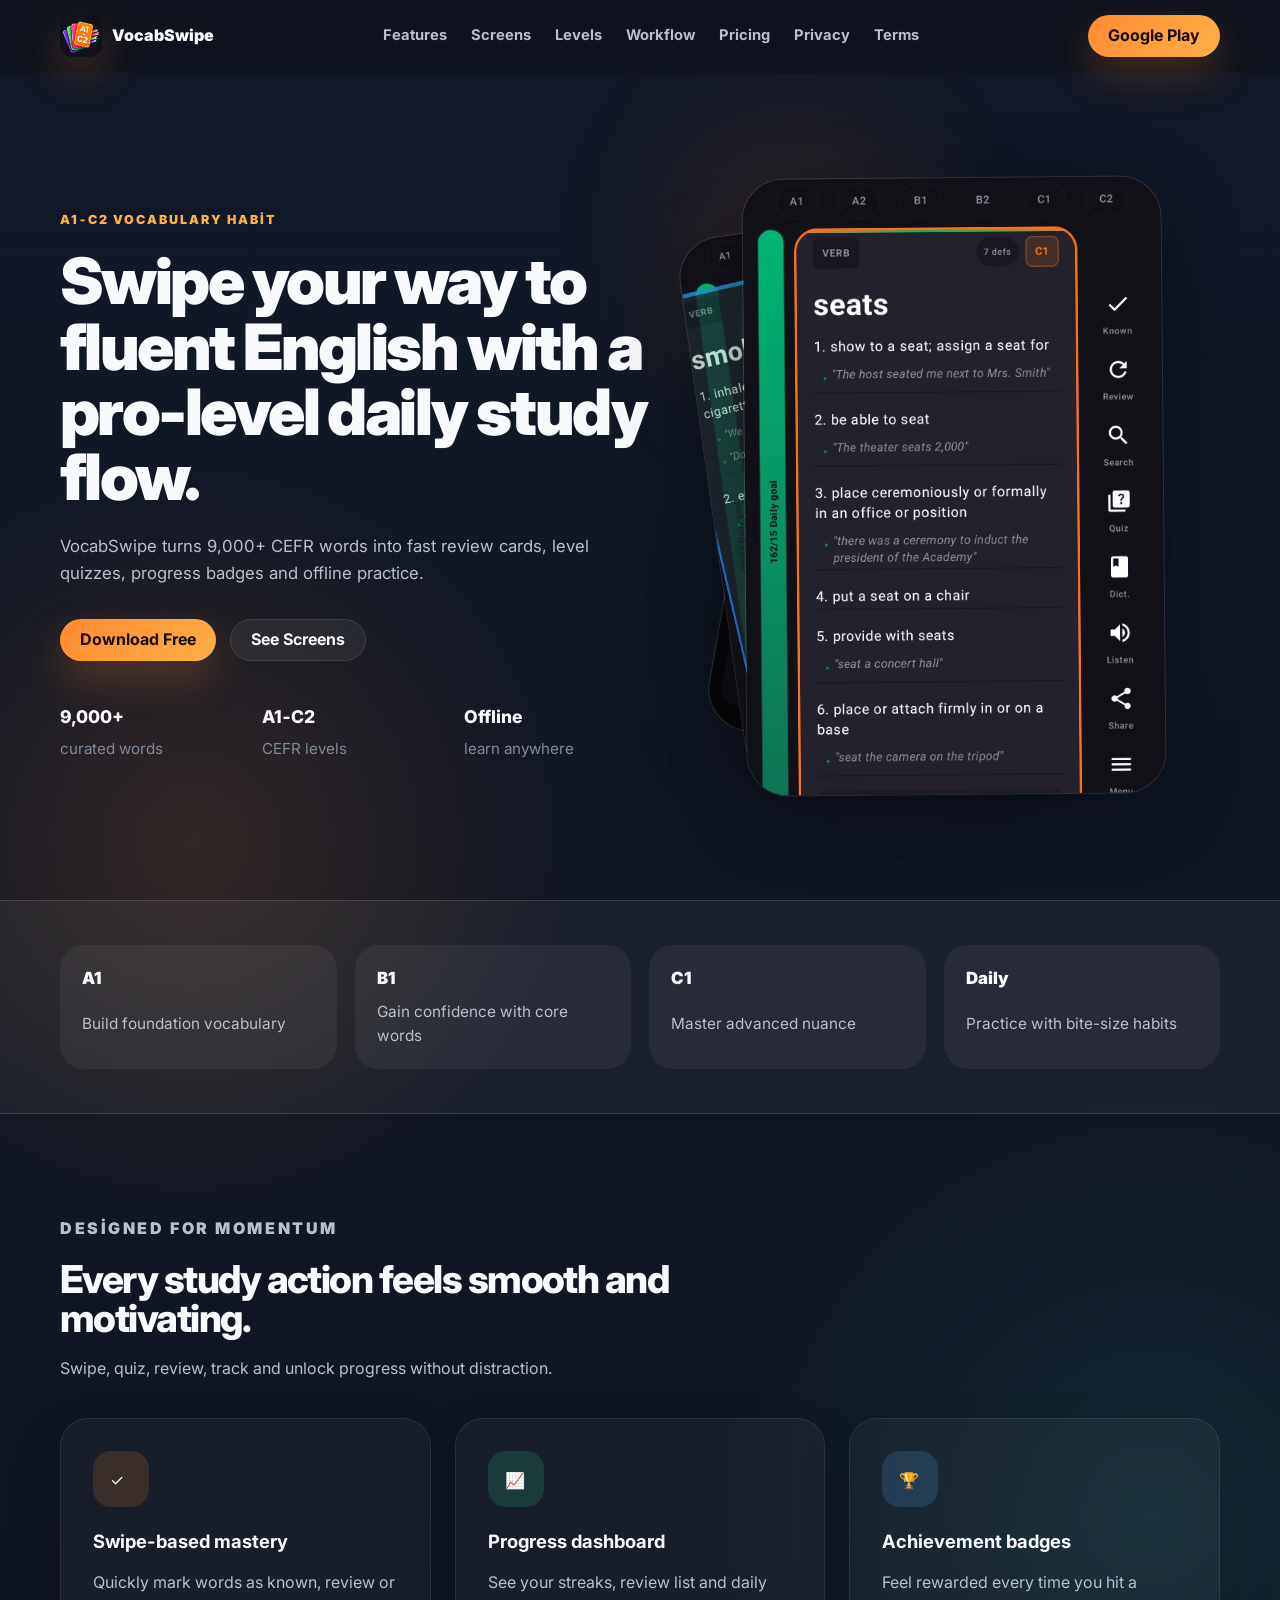
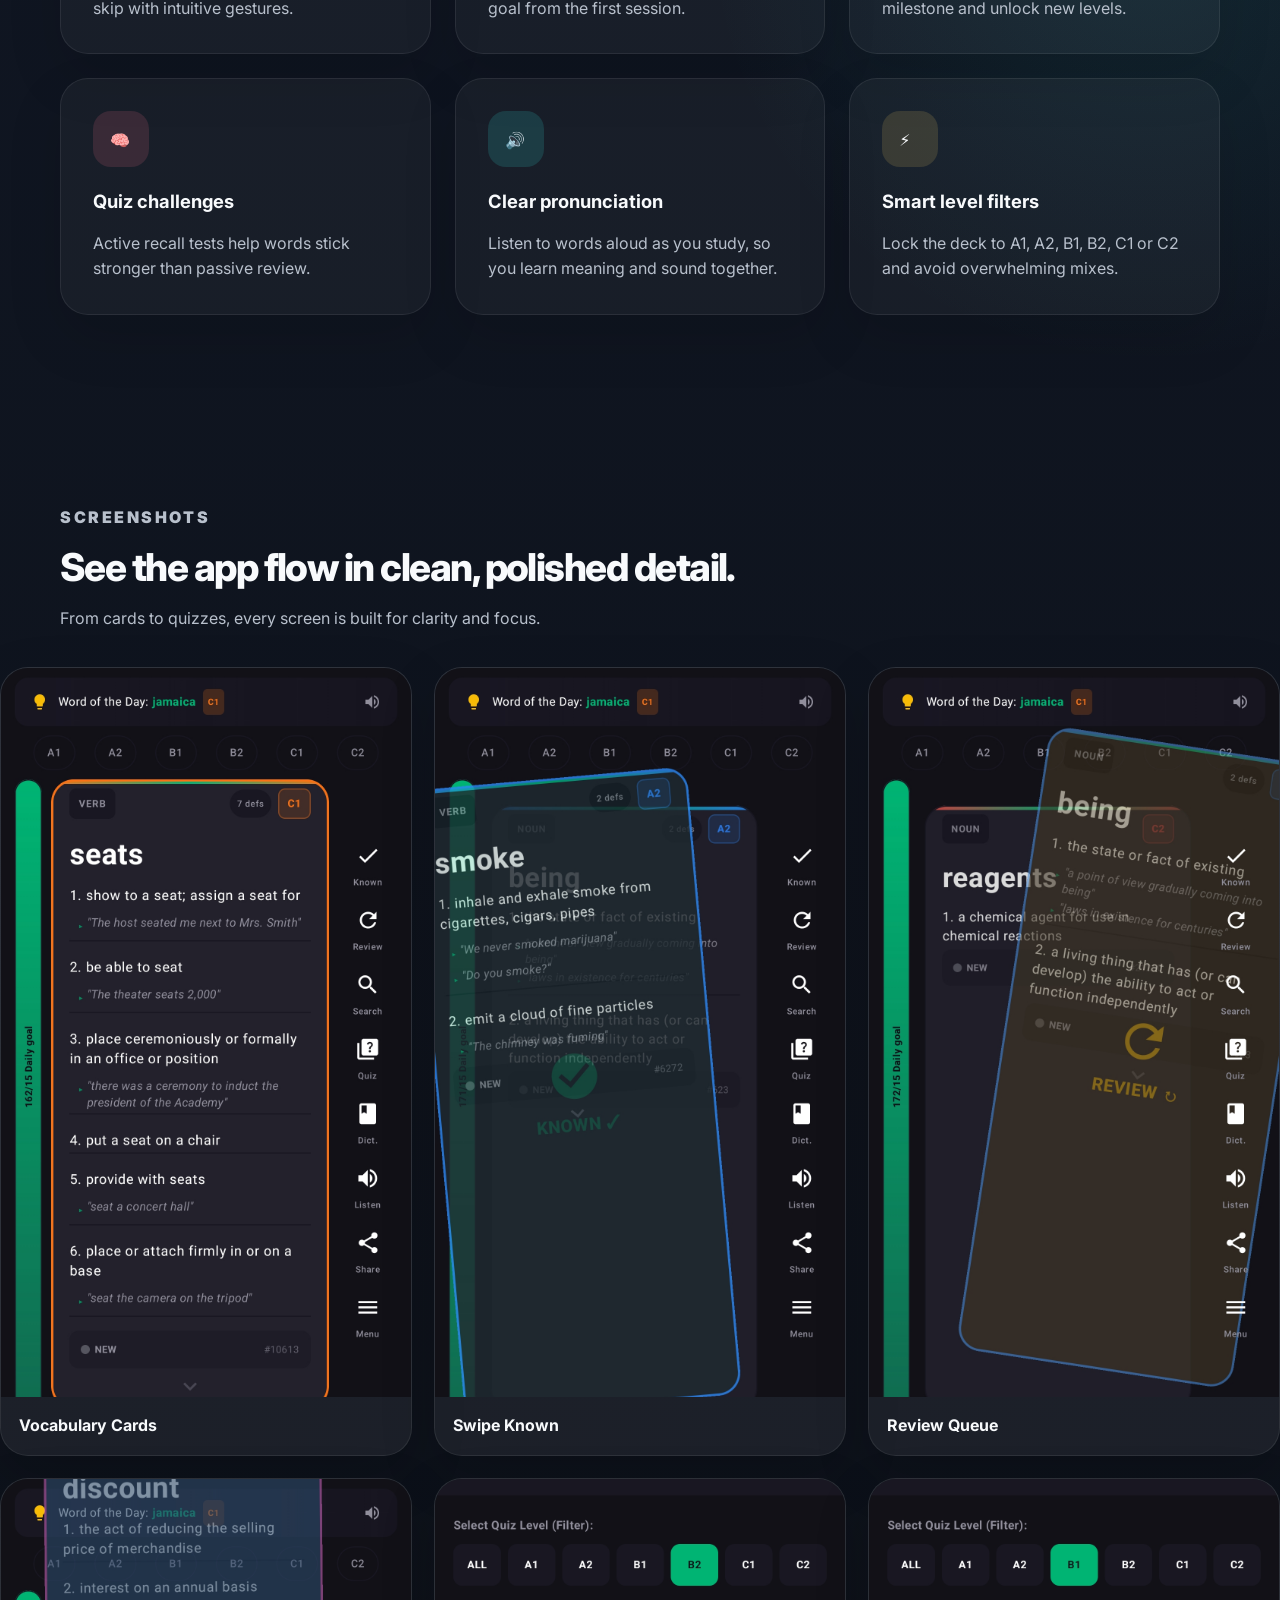
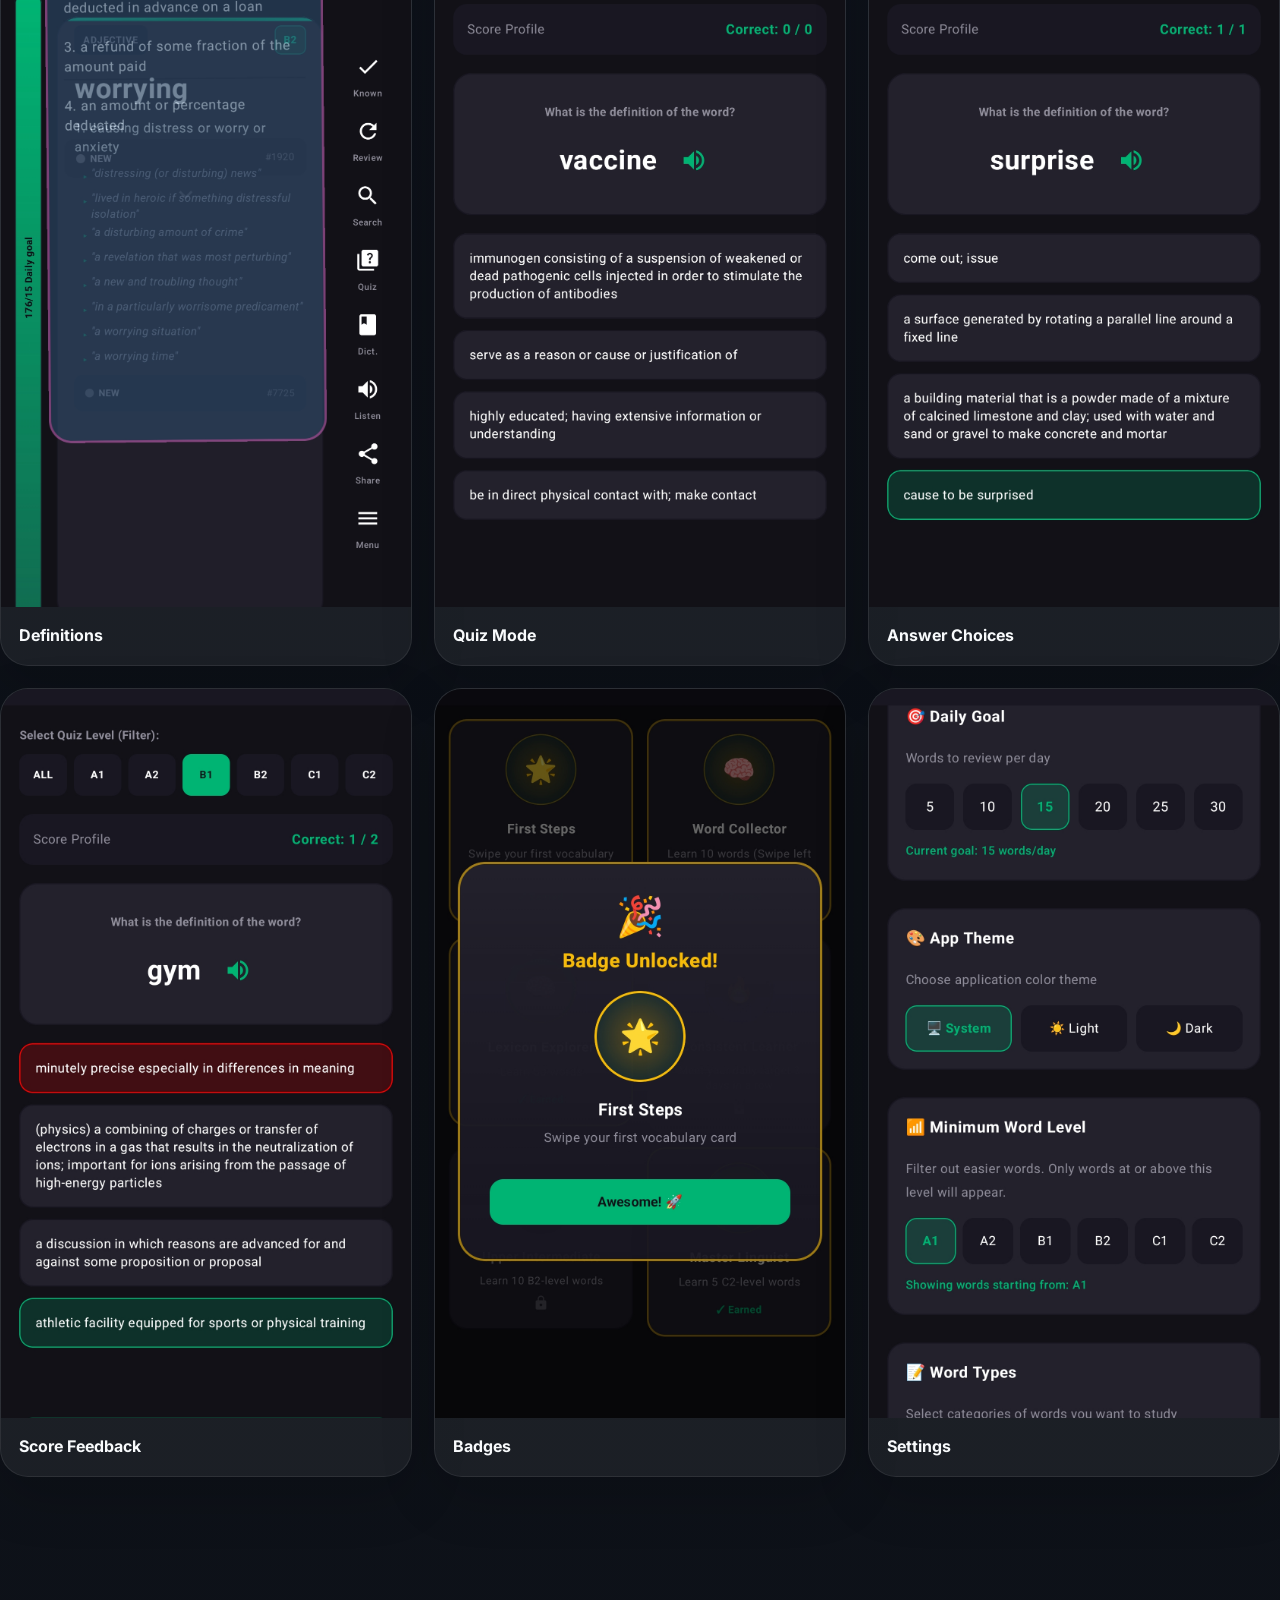
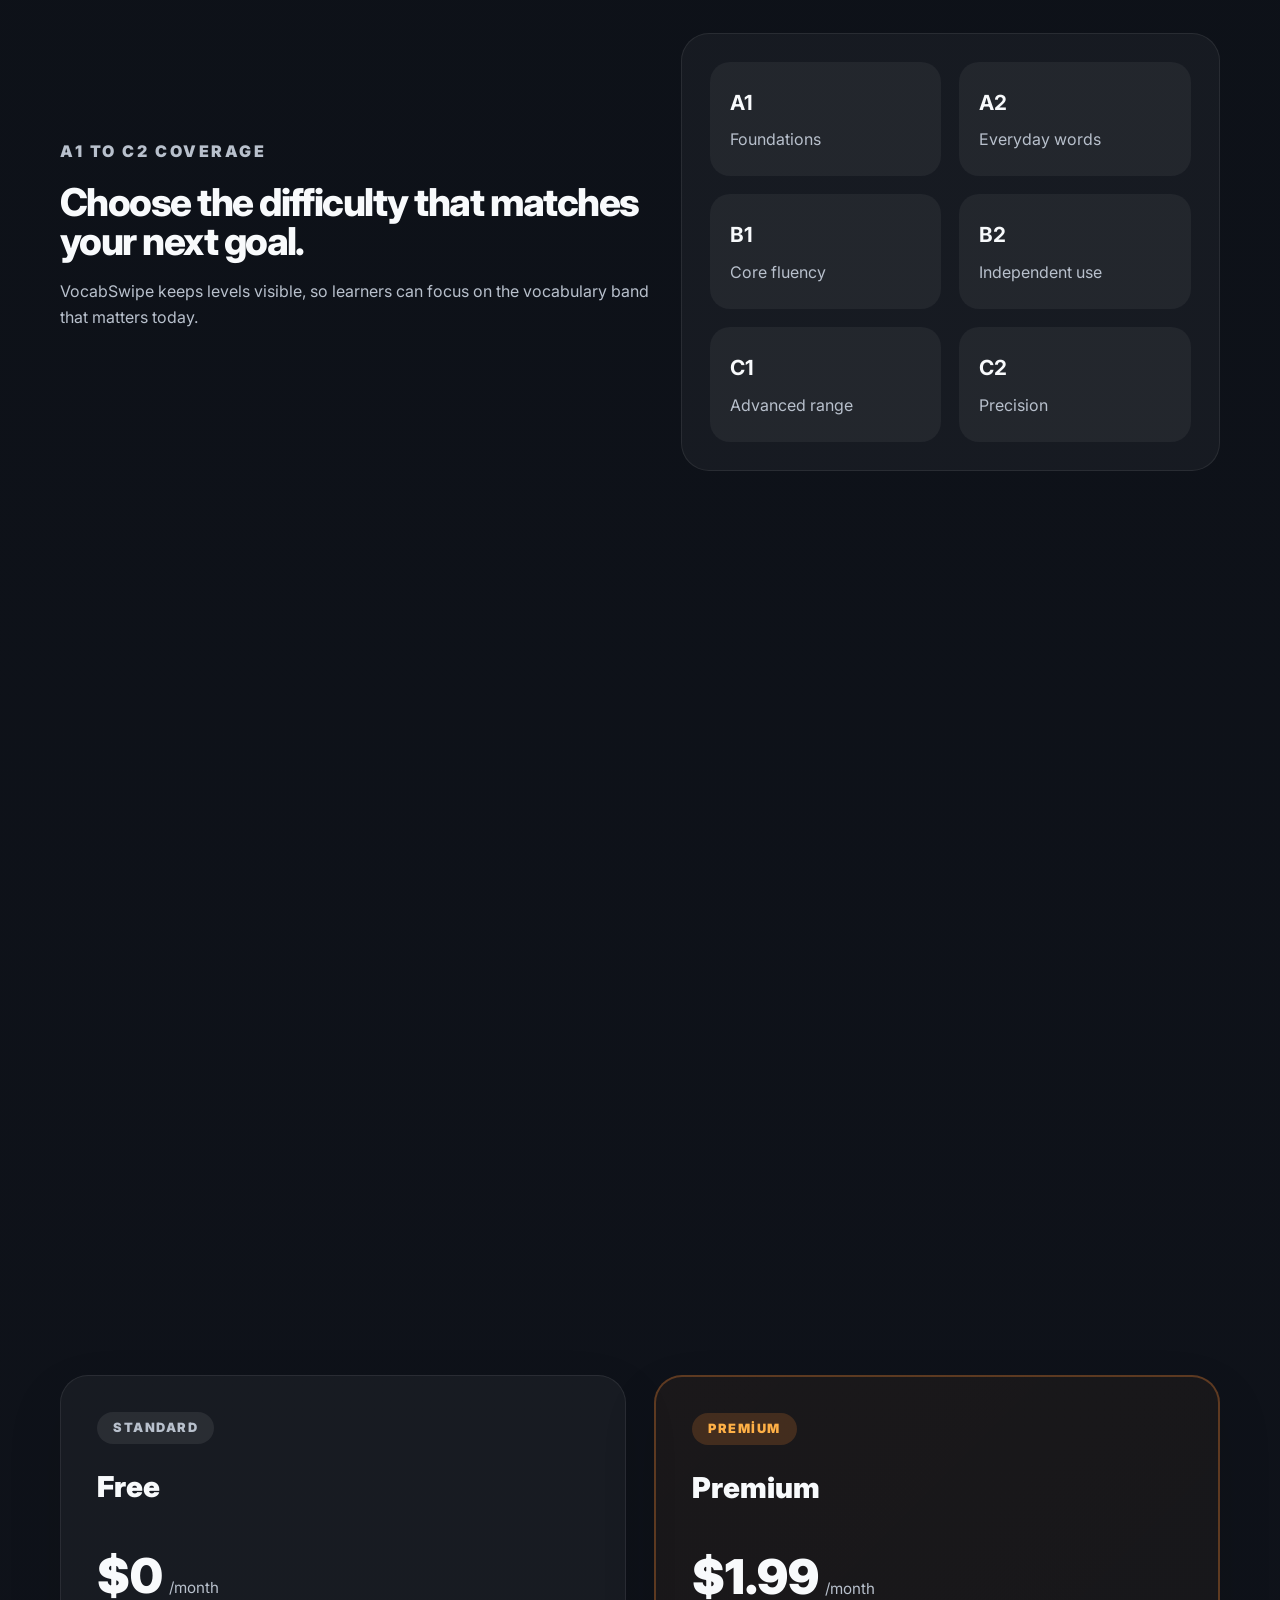
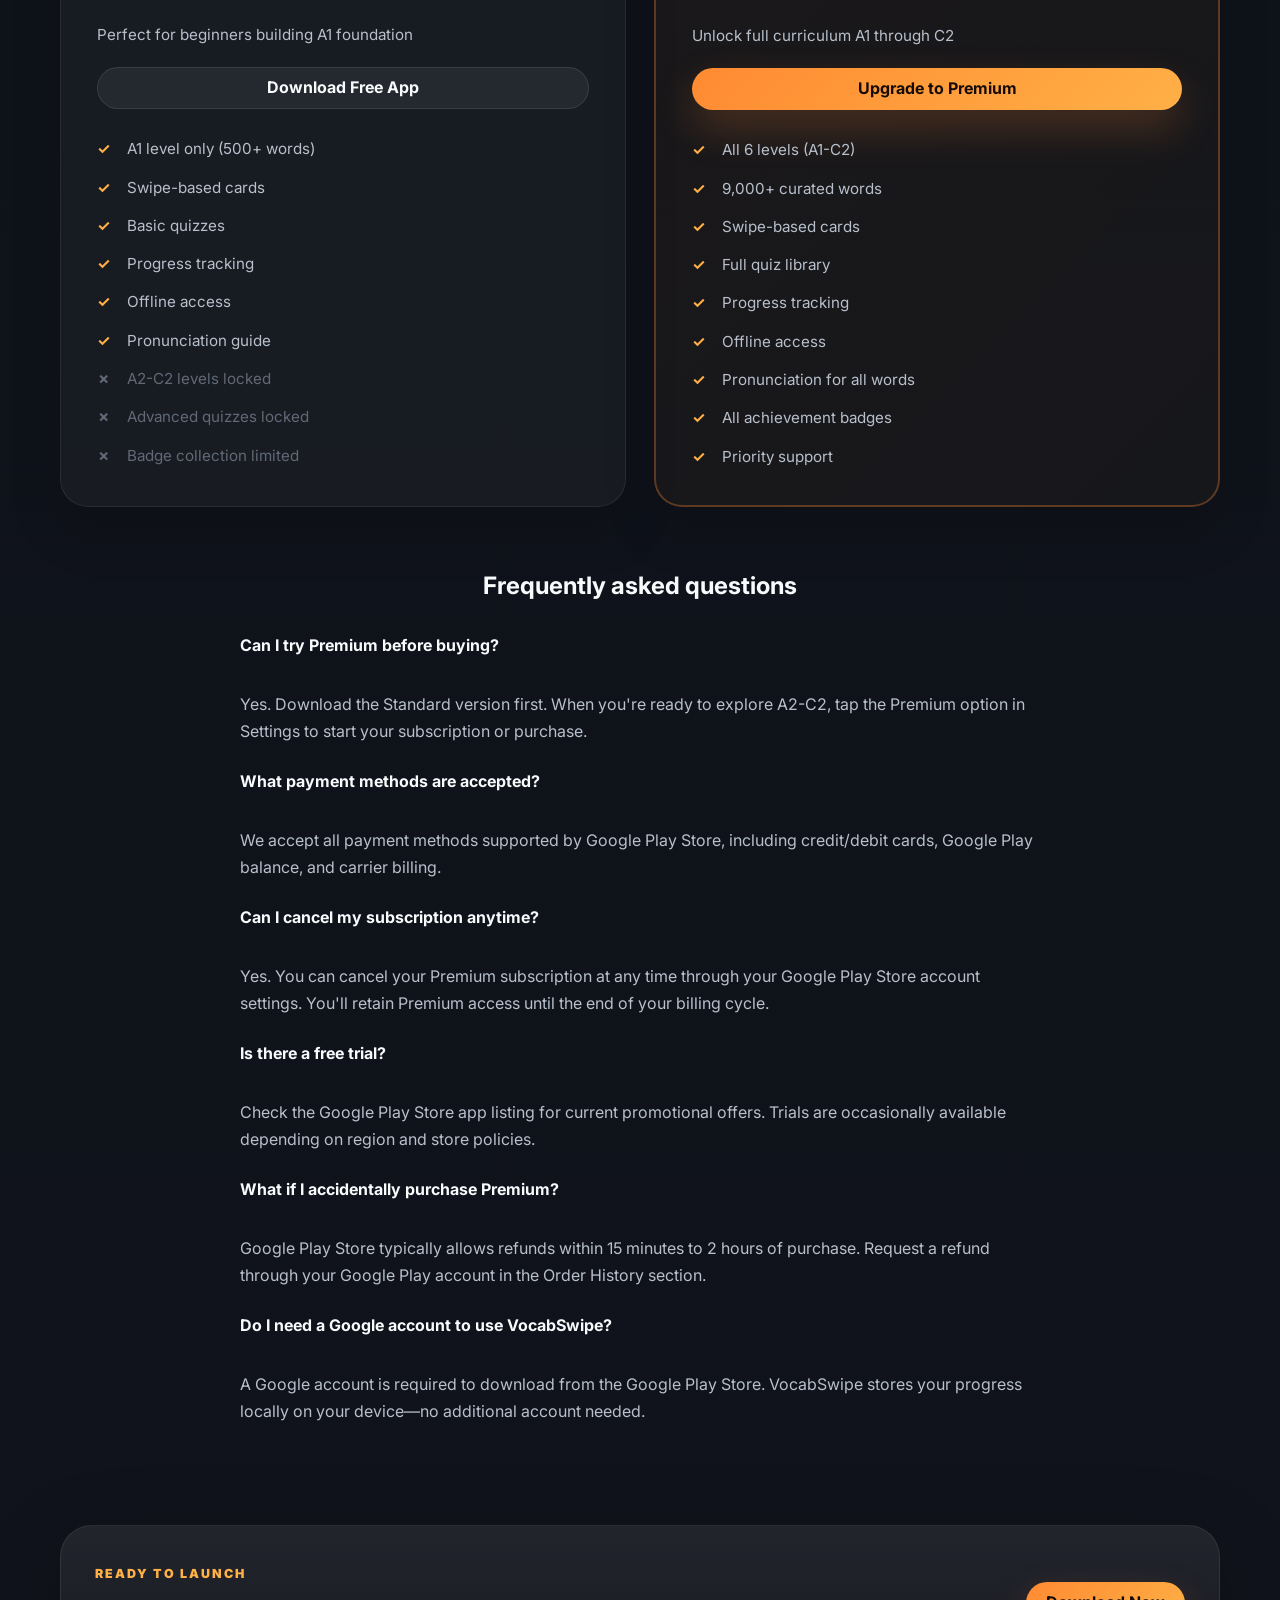
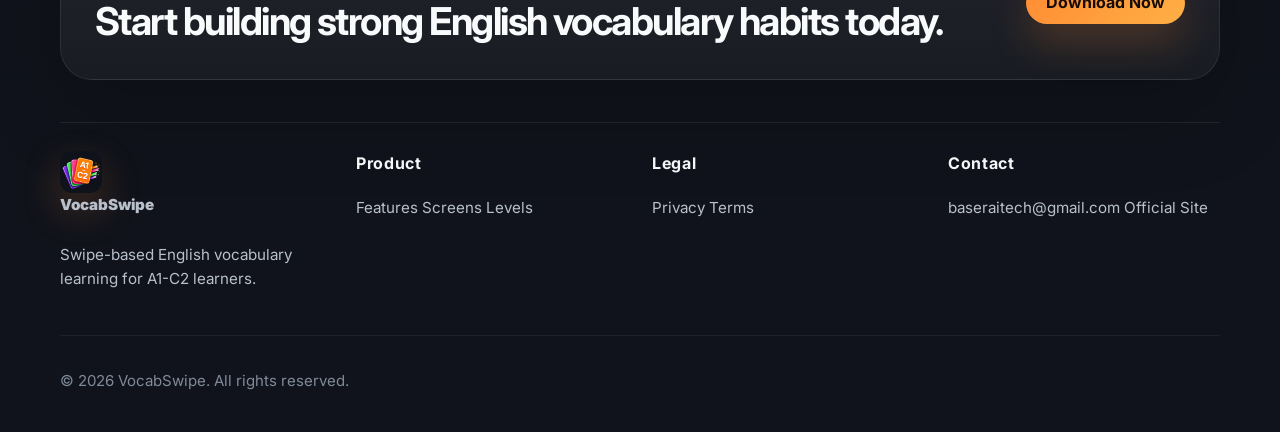
<file: index.html>
﻿<!DOCTYPE html>
<html lang="tr">
<head>
  <meta charset="UTF-8">
  <meta name="viewport" content="width=device-width, initial-scale=1.0">
  <title>VocabSwipe — A1‑C2 English Vocabulary Builder</title>
  <meta name="description" content="VocabSwipe brings fast, swipe-driven English vocabulary learning for A1-C2 learners with quizzes, badges, offline access and smart review.">
  <meta name="theme-color" content="#111827">
  <link rel="icon" type="image/png" href="assets/vocabswipe-newturuncu.png">
  <link rel="preconnect" href="https://fonts.googleapis.com">
  <link rel="preconnect" href="https://fonts.gstatic.com" crossorigin>
  <link href="https://fonts.googleapis.com/css2?family=Inter:wght@400;500;600;700;800;900&display=swap" rel="stylesheet">
  <link rel="stylesheet" href="styles.css">
  <script defer src="script.js"></script>
</head>
<body>
  <header class="site-header" id="siteHeader">
    <div class="container nav-shell">
      <a class="brand" href="#home" aria-label="VocabSwipe home">
        <img src="assets/vocabswipe-newturuncu.png" alt="VocabSwipe logo" class="brand-logo">
        <span>VocabSwipe</span>
      </a>
      <nav class="nav-links" id="navLinks" aria-label="Primary navigation">
        <a href="#features">Features</a>
        <a href="#screens">Screens</a>
        <a href="#levels">Levels</a>
        <a href="#workflow">Workflow</a>
        <a href="#pricing">Pricing</a>
        <a href="privacy.html">Privacy</a>
        <a href="terms.html">Terms</a>
      </nav>
      <div class="header-actions">
        <a class="btn btn-primary" href="https://play.google.com/apps/testing/com.baser.vocabswipe">Google Play</a>
        <button class="menu-toggle" id="menuToggle" type="button" aria-label="Open menu" aria-expanded="false" aria-controls="navLinks">
          <span></span>
          <span></span>
          <span></span>
        </button>
      </div>
    </div>
  </header>

  <main>
    <section class="hero section-band" id="home">
      <div class="container hero-grid">
        <div class="hero-copy reveal">
          <p class="kicker">A1‑C2 Vocabulary Habit</p>
          <h1>Swipe your way to fluent English with a pro-level daily study flow.</h1>
          <p class="hero-lead">VocabSwipe turns 9,000+ CEFR words into fast review cards, level quizzes, progress badges and offline practice.</p>
          <div class="hero-actions">
            <a class="btn btn-primary" href="https://play.google.com/apps/testing/com.baser.vocabswipe">Download Free</a>
            <a class="btn btn-ghost" href="#screens">See Screens</a>
          </div>
          <div class="metric-row" aria-label="Platform highlights">
            <div><strong>9,000+</strong><span>curated words</span></div>
            <div><strong>A1‑C2</strong><span>CEFR levels</span></div>
            <div><strong>Offline</strong><span>learn anywhere</span></div>
          </div>
        </div>

        <div class="hero-stage reveal" aria-hidden="true">
          <div class="hero-background"></div>
          <div class="phone-stack">
            <article class="phone-card phone-large">
              <img src="assets/vs-ss3.jpg" alt="VocabSwipe vocabulary card screen">
            </article>
            <article class="phone-card phone-left">
              <img src="assets/vs-ss4.jpg" alt="VocabSwipe swipe gesture screen">
            </article>
            <article class="phone-card phone-right">
              <img src="assets/vs-ss-10.jpg" alt="VocabSwipe quiz screen">
            </article>
          </div>
        </div>
      </div>
    </section>

    <section class="feature-strip section-block">
      <div class="container strip-grid reveal">
        <article><strong>A1</strong><p>Build foundation vocabulary</p></article>
        <article><strong>B1</strong><p>Gain confidence with core words</p></article>
        <article><strong>C1</strong><p>Master advanced nuance</p></article>
        <article><strong>Daily</strong><p>Practice with bite-size habits</p></article>
      </div>
    </section>

    <section class="section-block" id="features">
      <div class="container">
        <div class="section-heading reveal">
          <p class="kicker">Designed for momentum</p>
          <h2>Every study action feels smooth and motivating.</h2>
          <p>Swipe, quiz, review, track and unlock progress without distraction.</p>
        </div>
        <div class="feature-grid">
          <article class="feature-card reveal">
            <div class="icon-badge orange"><span>✓</span></div>
            <h3>Swipe-based mastery</h3>
            <p>Quickly mark words as known, review or skip with intuitive gestures.</p>
          </article>
          <article class="feature-card reveal">
            <div class="icon-badge green"><span>📈</span></div>
            <h3>Progress dashboard</h3>
            <p>See your streaks, review list and daily goal from the first session.</p>
          </article>
          <article class="feature-card reveal">
            <div class="icon-badge blue"><span>🏆</span></div>
            <h3>Achievement badges</h3>
            <p>Feel rewarded every time you hit a milestone and unlock new levels.</p>
          </article>
          <article class="feature-card reveal">
            <div class="icon-badge pink"><span>🧠</span></div>
            <h3>Quiz challenges</h3>
            <p>Active recall tests help words stick stronger than passive review.</p>
          </article>
          <article class="feature-card reveal">
            <div class="icon-badge teal"><span>🔊</span></div>
            <h3>Clear pronunciation</h3>
            <p>Listen to words aloud as you study, so you learn meaning and sound together.</p>
          </article>
          <article class="feature-card reveal">
            <div class="icon-badge amber"><span>⚡</span></div>
            <h3>Smart level filters</h3>
            <p>Lock the deck to A1, A2, B1, B2, C1 or C2 and avoid overwhelming mixes.</p>
          </article>
        </div>
      </div>
    </section>

    <section class="screens-section section-band" id="screens">
      <div class="container">
        <div class="section-heading reveal">
          <p class="kicker">Screenshots</p>
          <h2>See the app flow in clean, polished detail.</h2>
          <p>From cards to quizzes, every screen is built for clarity and focus.</p>
        </div>
      </div>
      <div class="screen-rail" aria-label="VocabSwipe screenshots">
        <article class="screen-card reveal">
          <img src="assets/vs-ss3.jpg" alt="Vocabulary card screen" loading="lazy">
          <span>Vocabulary Cards</span>
        </article>
        <article class="screen-card reveal">
          <img src="assets/vs-ss4.jpg" alt="Swipe known gesture screen" loading="lazy">
          <span>Swipe Known</span>
        </article>
        <article class="screen-card reveal">
          <img src="assets/vs-ss5.jpg" alt="Review gesture screen" loading="lazy">
          <span>Review Queue</span>
        </article>
        <article class="screen-card reveal">
          <img src="assets/vs-ss-6.jpg" alt="Detailed vocabulary screen" loading="lazy">
          <span>Definitions</span>
        </article>
        <article class="screen-card reveal">
          <img src="assets/vs-ss-7.jpg" alt="Quiz question screen" loading="lazy">
          <span>Quiz Mode</span>
        </article>
        <article class="screen-card reveal">
          <img src="assets/vs-ss2.jpg" alt="Quiz answer choices screen" loading="lazy">
          <span>Answer Choices</span>
        </article>
        <article class="screen-card reveal">
          <img src="assets/vs-ss-9.jpg" alt="Quiz feedback screen" loading="lazy">
          <span>Score Feedback</span>
        </article>
        <article class="screen-card reveal">
          <img src="assets/vs-ss-10.jpg" alt="Achievement badge screen" loading="lazy">
          <span>Badges</span>
        </article>
        <article class="screen-card reveal">
          <img src="assets/vs-ss-11.jpg" alt="Settings screen" loading="lazy">
          <span>Settings</span>
        </article>
      </div>
    </section>

    <section class="level-section section-block" id="levels">
      <div class="container level-grid">
        <div class="section-heading left reveal">
          <p class="kicker">A1 to C2 coverage</p>
          <h2>Choose the difficulty that matches your next goal.</h2>
          <p>VocabSwipe keeps levels visible, so learners can focus on the vocabulary band that matters today.</p>
        </div>
        <div class="level-board reveal" aria-label="CEFR levels">
          <div><strong>A1</strong><span>Foundations</span></div>
          <div><strong>A2</strong><span>Everyday words</span></div>
          <div><strong>B1</strong><span>Core fluency</span></div>
          <div><strong>B2</strong><span>Independent use</span></div>
          <div><strong>C1</strong><span>Advanced range</span></div>
          <div><strong>C2</strong><span>Precision</span></div>
        </div>
      </div>
    </section>

    <section class="workflow section-band" id="workflow">
      <div class="container">
        <div class="section-heading reveal">
          <p class="kicker">Daily flow</p>
          <h2>Open, swipe, review, repeat.</h2>
        </div>
        <div class="workflow-grid">
          <article class="workflow-step reveal">
            <span>01</span>
            <h3>Pick a level</h3>
            <p>Start from your CEFR range and keep the deck focused.</p>
          </article>
          <article class="workflow-step reveal">
            <span>02</span>
            <h3>Swipe the deck</h3>
            <p>Move quickly through familiar and difficult words.</p>
          </article>
          <article class="workflow-step reveal">
            <span>03</span>
            <h3>Take quizzes</h3>
            <p>Use short challenges to strengthen recall.</p>
          </article>
          <article class="workflow-step reveal">
            <span>04</span>
            <h3>Track growth</h3>
            <p>Follow progress, streaks, and badges over time.</p>
          </article>
        </div>
      </div>
    </section>

    <section class="pricing-section section-block" id="pricing">
      <div class="container">
        <div class="section-heading reveal">
          <p class="kicker">Simple, transparent pricing</p>
          <h2>Choose the plan that fits your learning goals.</h2>
          <p>Start free with A1 foundation, or go premium for all 9,000+ words across A1-C2.</p>
        </div>
        <div class="pricing-grid">
          <article class="pricing-card reveal">
            <div class="pricing-badge">Standard</div>
            <h3>Free</h3>
            <p class="price-tag"><strong>$0</strong><span>/month</span></p>
            <p class="pricing-description">Perfect for beginners building A1 foundation</p>
            <a class="btn btn-ghost" href="https://play.google.com/apps/testing/com.baser.vocabswipe">Download Free App</a>
            <ul class="pricing-features">
              <li><strong>✓</strong> A1 level only (500+ words)</li>
              <li><strong>✓</strong> Swipe-based cards</li>
              <li><strong>✓</strong> Basic quizzes</li>
              <li><strong>✓</strong> Progress tracking</li>
              <li><strong>✓</strong> Offline access</li>
              <li><strong>✓</strong> Pronunciation guide</li>
              <li class="limited"><strong>✗</strong> A2-C2 levels locked</li>
              <li class="limited"><strong>✗</strong> Advanced quizzes locked</li>
              <li class="limited"><strong>✗</strong> Badge collection limited</li>
            </ul>
          </article>

          <article class="pricing-card premium reveal">
            <div class="pricing-badge premium-badge">Premium</div>
            <h3>Premium</h3>
            <p class="price-tag"><strong>$1.99</strong><span>/month</span></p>
            <p class="pricing-description">Unlock full curriculum A1 through C2</p>
            <a class="btn btn-primary" href="https://play.google.com/apps/testing/com.baser.vocabswipe">Upgrade to Premium</a>
            <ul class="pricing-features">
              <li><strong>✓</strong> All 6 levels (A1-C2)</li>
              <li><strong>✓</strong> 9,000+ curated words</li>
              <li><strong>✓</strong> Swipe-based cards</li>
              <li><strong>✓</strong> Full quiz library</li>
              <li><strong>✓</strong> Progress tracking</li>
              <li><strong>✓</strong> Offline access</li>
              <li><strong>✓</strong> Pronunciation for all words</li>
              <li><strong>✓</strong> All achievement badges</li>
              <li><strong>✓</strong> Priority support</li>
            </ul>
          </article>
        </div>

        <div class="pricing-faq reveal">
          <h3>Frequently asked questions</h3>
          <dl>
            <dt>Can I try Premium before buying?</dt>
            <dd>Yes. Download the Standard version first. When you're ready to explore A2-C2, tap the Premium option in Settings to start your subscription or purchase.</dd>
            
            <dt>What payment methods are accepted?</dt>
            <dd>We accept all payment methods supported by Google Play Store, including credit/debit cards, Google Play balance, and carrier billing.</dd>
            
            <dt>Can I cancel my subscription anytime?</dt>
            <dd>Yes. You can cancel your Premium subscription at any time through your Google Play Store account settings. You'll retain Premium access until the end of your billing cycle.</dd>
            
            <dt>Is there a free trial?</dt>
            <dd>Check the Google Play Store app listing for current promotional offers. Trials are occasionally available depending on region and store policies.</dd>
            
            <dt>What if I accidentally purchase Premium?</dt>
            <dd>Google Play Store typically allows refunds within 15 minutes to 2 hours of purchase. Request a refund through your Google Play account in the Order History section.</dd>
            
            <dt>Do I need a Google account to use VocabSwipe?</dt>
            <dd>A Google account is required to download from the Google Play Store. VocabSwipe stores your progress locally on your device—no additional account needed.</dd>
          </dl>
        </div>
      </div>
    </section>

    <section class="cta-section">
      <div class="container cta-panel reveal">
        <div>
          <p class="kicker">Ready to launch</p>
          <h2>Start building strong English vocabulary habits today.</h2>
        </div>
        <a class="btn btn-primary" href="https://play.google.com/apps/testing/com.baser.vocabswipe">Download Now</a>
      </div>
    </section>
  </main>

  <footer class="site-footer">
    <div class="container footer-grid">
      <div>
        <a class="brand" href="#home">
          <img src="assets/vocabswipe-newturuncu.png" alt="VocabSwipe logo" class="brand-logo">
          <span>VocabSwipe</span>
        </a>
        <p>Swipe-based English vocabulary learning for A1-C2 learners.</p>
      </div>
      <div>
        <h2>Product</h2>
        <a href="#features">Features</a>
        <a href="#screens">Screens</a>
        <a href="#levels">Levels</a>
      </div>
      <div>
        <h2>Legal</h2>
        <a href="privacy.html">Privacy</a>
        <a href="terms.html">Terms</a>
      </div>
      <div>
        <h2>Contact</h2>
        <a href="mailto:baseraitech@gmail.com">baseraitech@gmail.com</a>
        <a href="https://baseraitech.github.io/vocabswipe/">Official Site</a>
      </div>
    </div>
    <div class="container copyright">
      <p>&copy; 2026 VocabSwipe. All rights reserved.</p>
    </div>
  </footer>
</body>
</html>
</file>
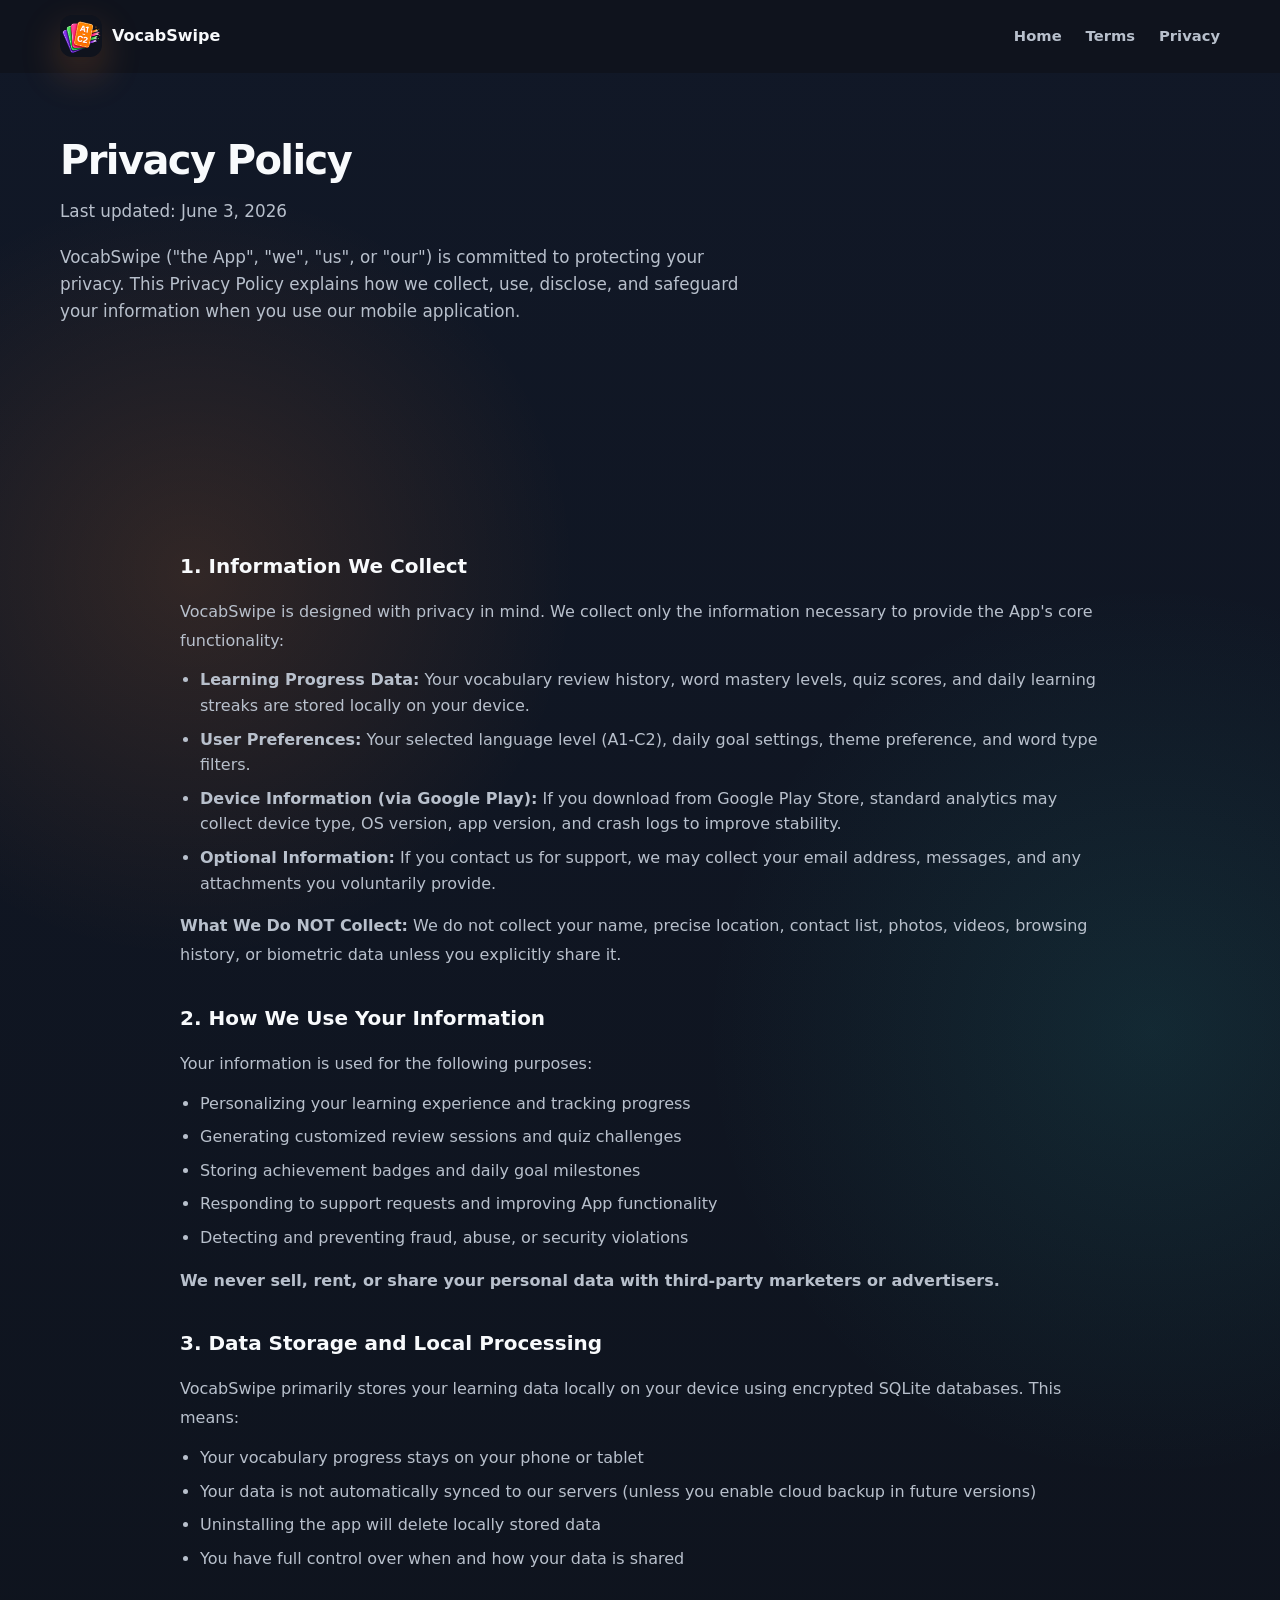
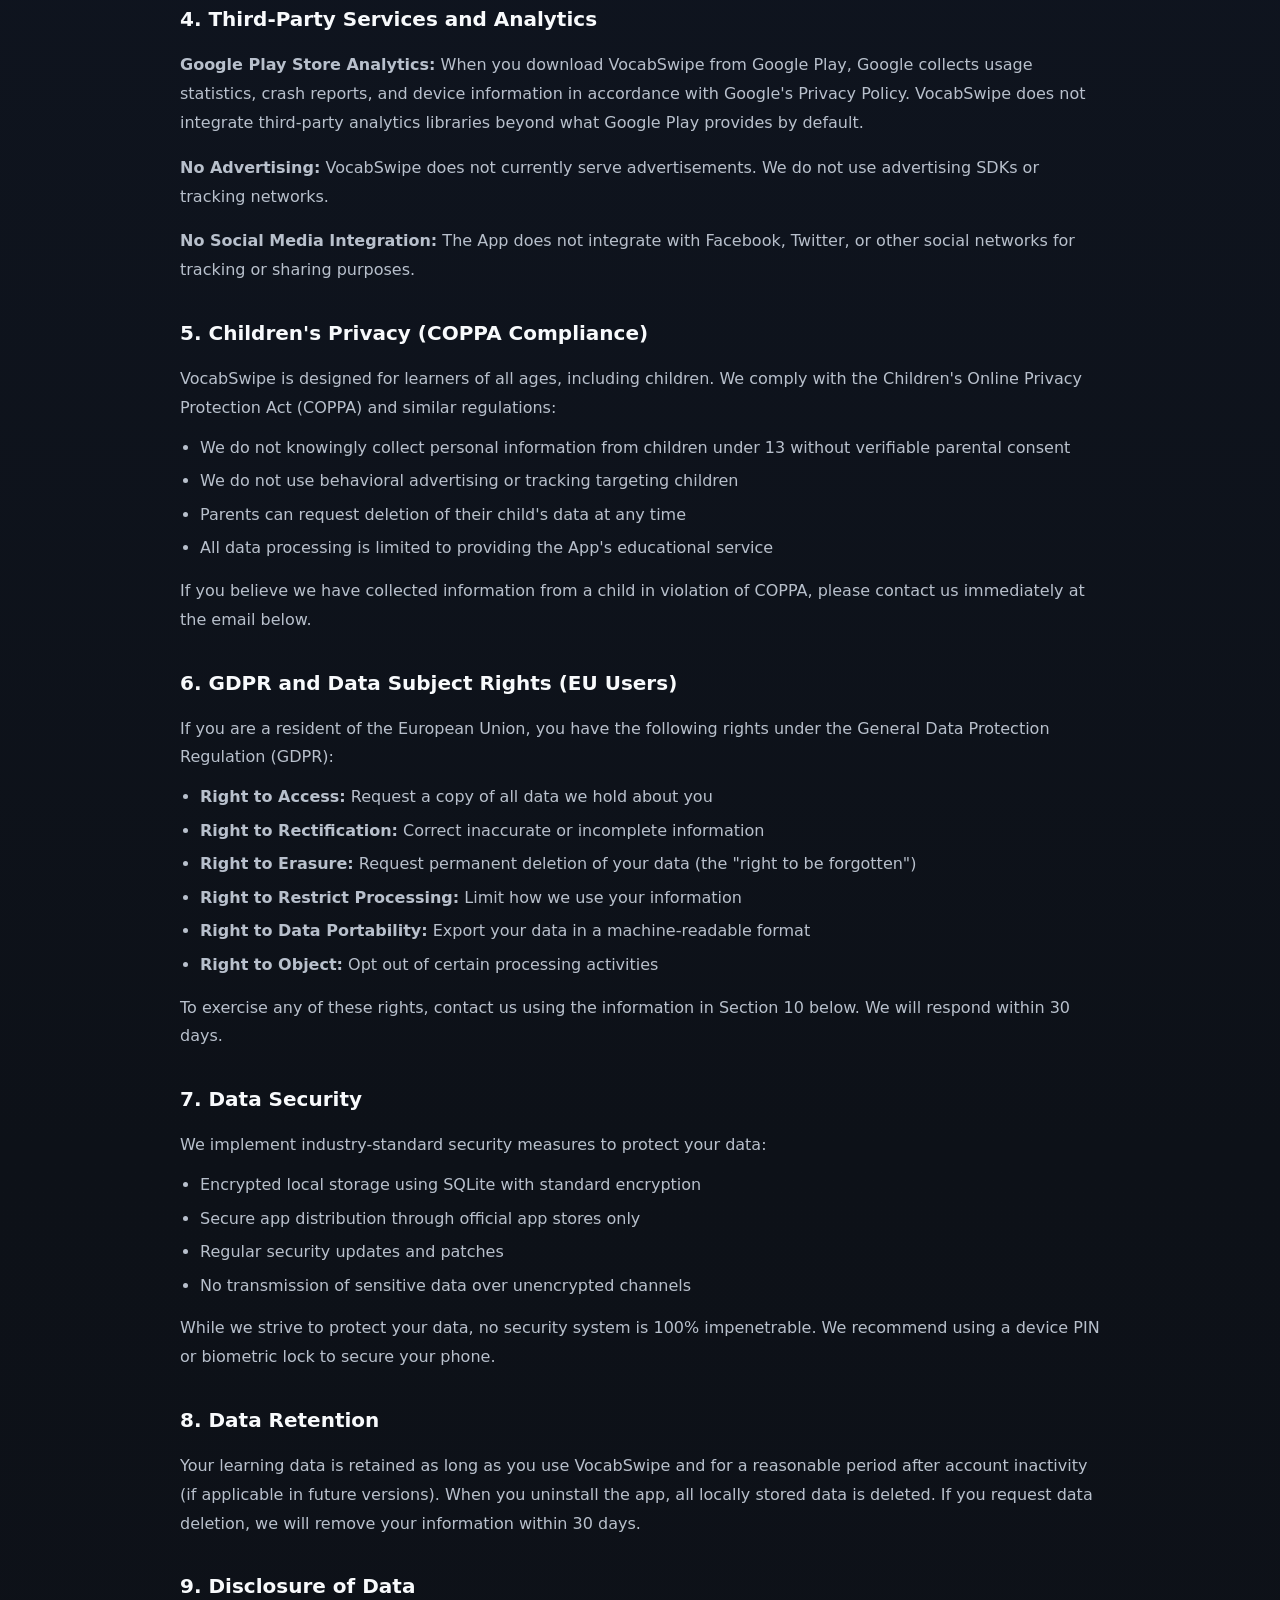
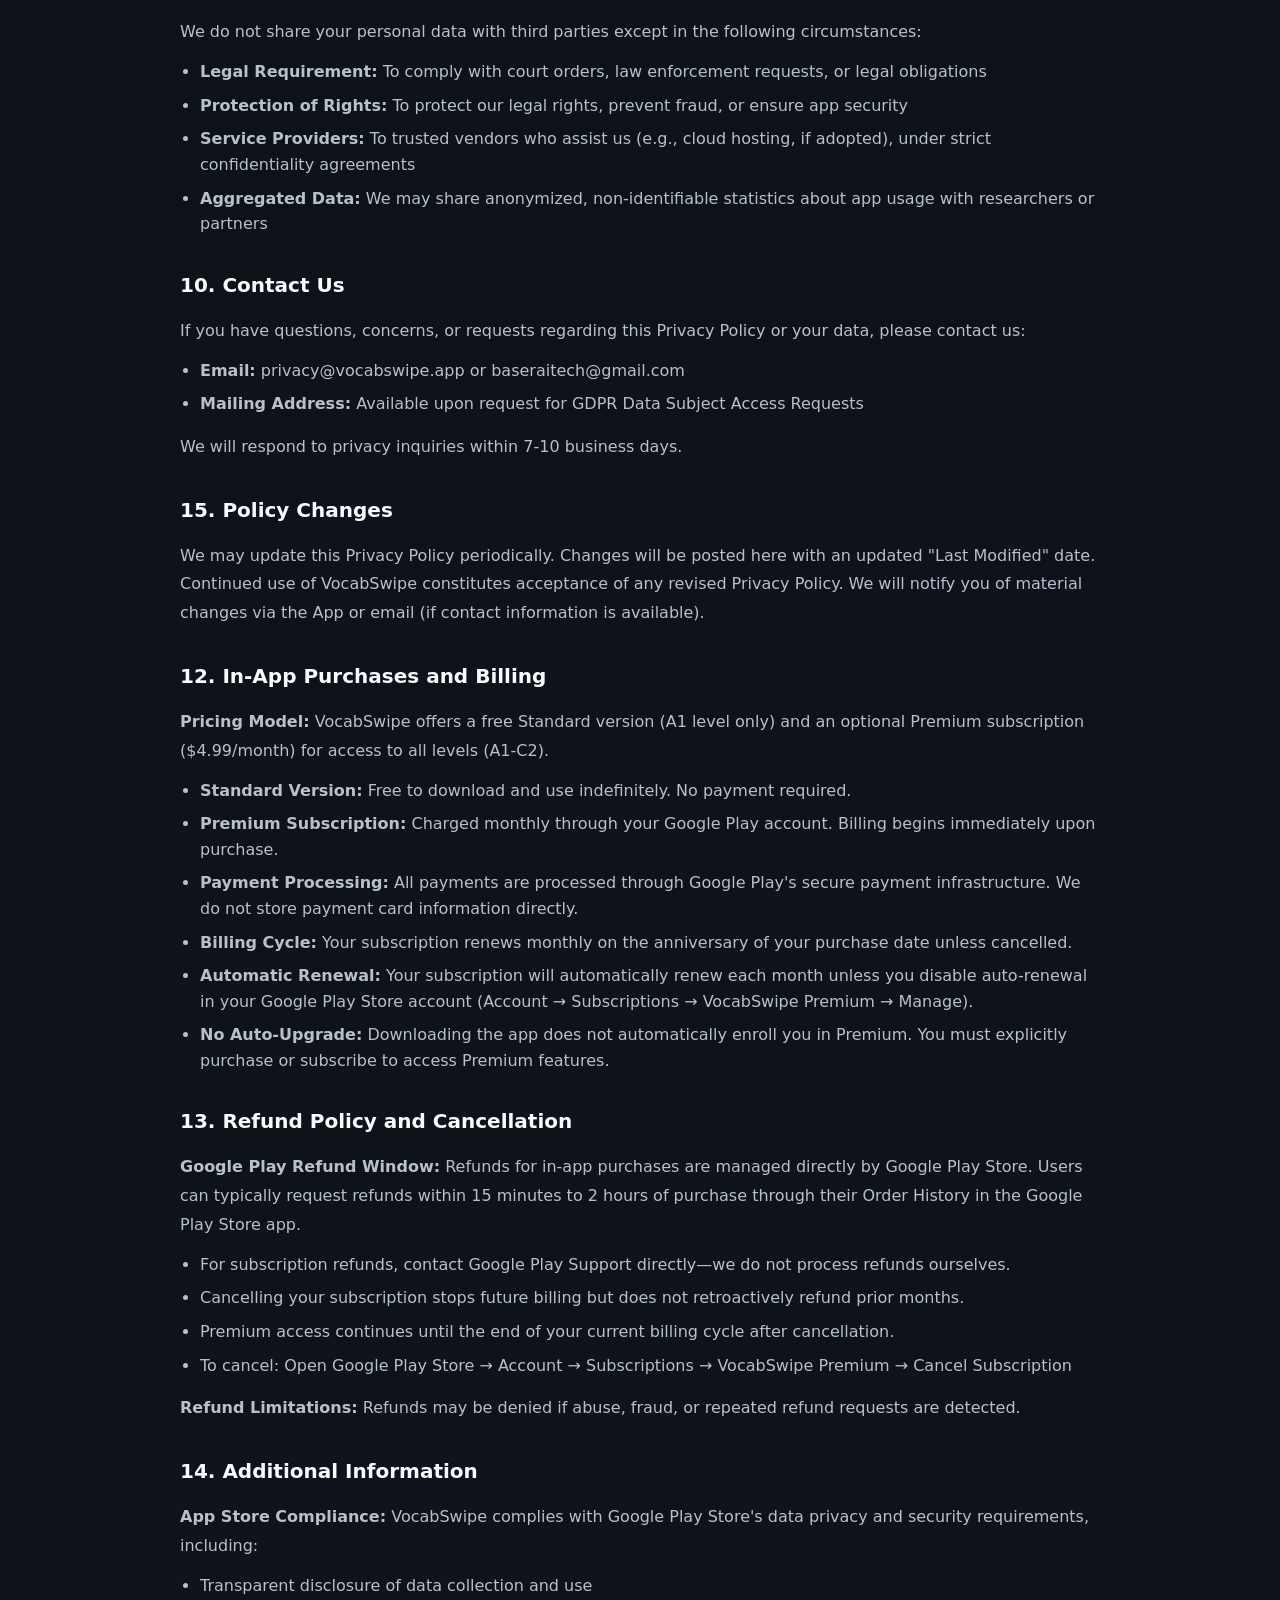
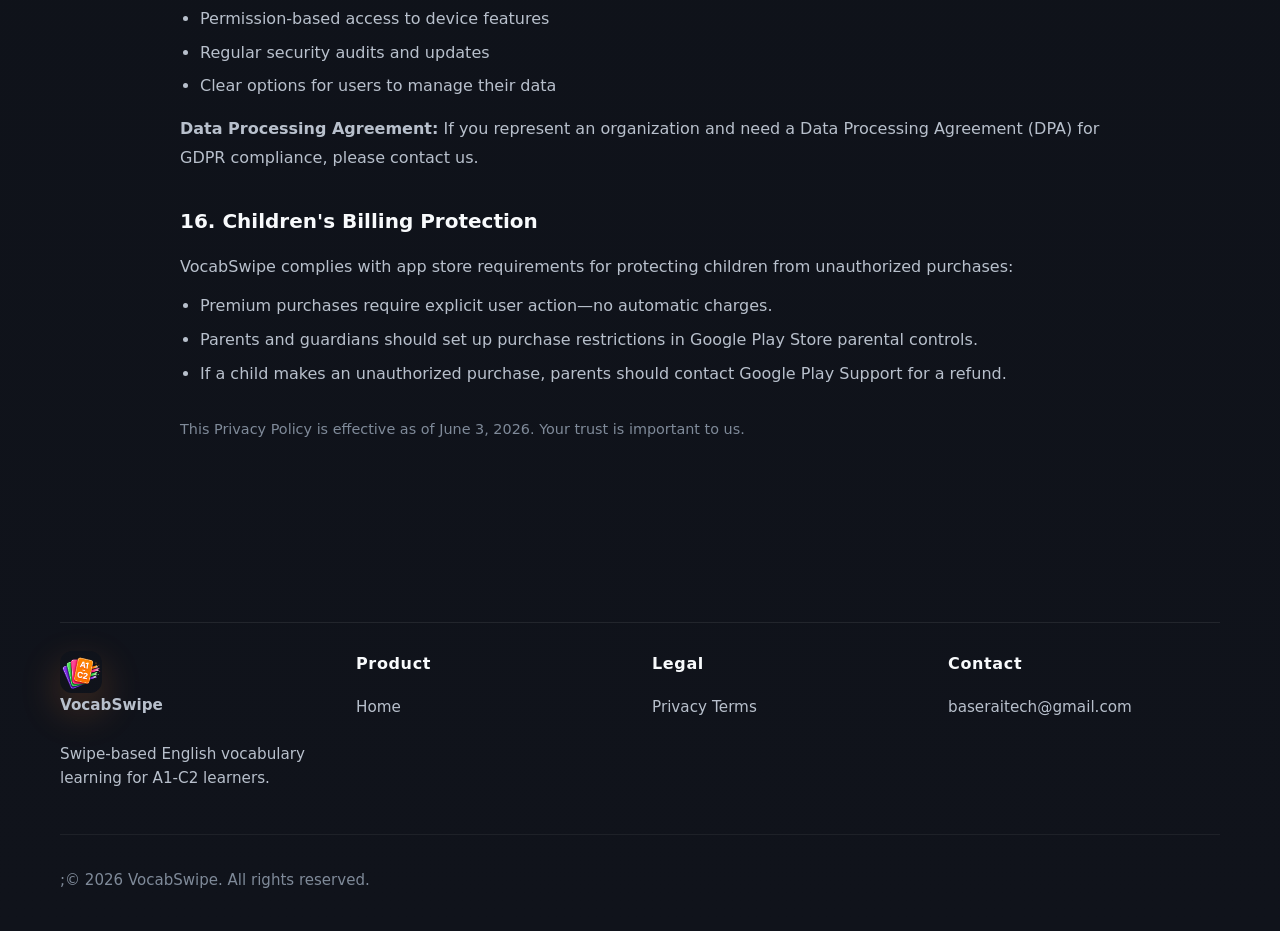
<file: privacy.html>
<!DOCTYPE html>
<html lang="en">
<head>
  <meta charset="UTF-8">
  <meta name="viewport" content="width=device-width, initial-scale=1.0">
  <title>Privacy Policy | VocabSwipe</title>
  <meta name="description" content="VocabSwipe Privacy Policy - How we handle and protect your data">
  <link rel="stylesheet" href="styles.css">
  <style>
    .legal-container { max-width: 960px; margin: 0 auto; padding: 40px 20px; }
    .legal-section { margin-bottom: 32px; }
    .legal-section h3 { font-size: 1.25rem; margin-top: 24px; margin-bottom: 12px; }
    .legal-section p { line-height: 1.8; margin-bottom: 12px; color: #b8c0cc; }
    .legal-section ul { margin: 12px 0; padding-left: 20px; }
    .legal-section li { margin-bottom: 8px; color: #b8c0cc; }
    .updated-date { color: #7f8a99; font-size: 0.9rem; margin-top: 20px; }
  </style>
</head>
<body>
  <header class="site-header" id="siteHeader">
    <div class="container nav-shell">
      <a class="brand" href="index.html">
        <img src="assets/vocabswipe-newturuncu.png" alt="VocabSwipe logo" class="brand-logo">
        <span>VocabSwipe</span>
      </a>
      <nav class="nav-links" id="navLinks">
        <a href="index.html">Home</a>
        <a href="terms.html">Terms</a>
        <a href="privacy.html">Privacy</a>
      </nav>
      <button class="menu-toggle" id="menuToggle" type="button" aria-label="Open menu" aria-expanded="false" aria-controls="navLinks">
        <span></span>
        <span></span>
        <span></span>
      </button>
    </div>
  </header>

  <main>
    <section class="hero section-band" style="padding-top: 140px; padding-bottom: 60px; min-height: auto;">
      <div class="container">
        <h1 style="font-size: 2.5rem; margin-bottom: 16px;">Privacy Policy</h1>
        <p style="font-size: 1.05rem; color: #b8c0cc; max-width: 700px;">Last updated: June 3, 2026</p>
        <p style="font-size: 1.05rem; color: #b8c0cc; max-width: 700px; margin-top: 20px;">VocabSwipe ("the App", "we", "us", or "our") is committed to protecting your privacy. This Privacy Policy explains how we collect, use, disclose, and safeguard your information when you use our mobile application.</p>
      </div>
    </section>

    <section class="section-block">
      <div class="legal-container">

        <div class="legal-section">
          <h3>1. Information We Collect</h3>
          <p>VocabSwipe is designed with privacy in mind. We collect only the information necessary to provide the App's core functionality:</p>
          <ul>
            <li><strong>Learning Progress Data:</strong> Your vocabulary review history, word mastery levels, quiz scores, and daily learning streaks are stored locally on your device.</li>
            <li><strong>User Preferences:</strong> Your selected language level (A1-C2), daily goal settings, theme preference, and word type filters.</li>
            <li><strong>Device Information (via Google Play):</strong> If you download from Google Play Store, standard analytics may collect device type, OS version, app version, and crash logs to improve stability.</li>
            <li><strong>Optional Information:</strong> If you contact us for support, we may collect your email address, messages, and any attachments you voluntarily provide.</li>
          </ul>
          <p><strong>What We Do NOT Collect:</strong> We do not collect your name, precise location, contact list, photos, videos, browsing history, or biometric data unless you explicitly share it.</p>
        </div>

        <div class="legal-section">
          <h3>2. How We Use Your Information</h3>
          <p>Your information is used for the following purposes:</p>
          <ul>
            <li>Personalizing your learning experience and tracking progress</li>
            <li>Generating customized review sessions and quiz challenges</li>
            <li>Storing achievement badges and daily goal milestones</li>
            <li>Responding to support requests and improving App functionality</li>
            <li>Detecting and preventing fraud, abuse, or security violations</li>
          </ul>
          <p><strong>We never sell, rent, or share your personal data with third-party marketers or advertisers.</strong></p>
        </div>

        <div class="legal-section">
          <h3>3. Data Storage and Local Processing</h3>
          <p>VocabSwipe primarily stores your learning data locally on your device using encrypted SQLite databases. This means:</p>
          <ul>
            <li>Your vocabulary progress stays on your phone or tablet</li>
            <li>Your data is not automatically synced to our servers (unless you enable cloud backup in future versions)</li>
            <li>Uninstalling the app will delete locally stored data</li>
            <li>You have full control over when and how your data is shared</li>
          </ul>
        </div>

        <div class="legal-section">
          <h3>4. Third-Party Services and Analytics</h3>
          <p><strong>Google Play Store Analytics:</strong> When you download VocabSwipe from Google Play, Google collects usage statistics, crash reports, and device information in accordance with Google's Privacy Policy. VocabSwipe does not integrate third-party analytics libraries beyond what Google Play provides by default.</p>
          <p><strong>No Advertising:</strong> VocabSwipe does not currently serve advertisements. We do not use advertising SDKs or tracking networks.</p>
          <p><strong>No Social Media Integration:</strong> The App does not integrate with Facebook, Twitter, or other social networks for tracking or sharing purposes.</p>
        </div>

        <div class="legal-section">
          <h3>5. Children's Privacy (COPPA Compliance)</h3>
          <p>VocabSwipe is designed for learners of all ages, including children. We comply with the Children's Online Privacy Protection Act (COPPA) and similar regulations:</p>
          <ul>
            <li>We do not knowingly collect personal information from children under 13 without verifiable parental consent</li>
            <li>We do not use behavioral advertising or tracking targeting children</li>
            <li>Parents can request deletion of their child's data at any time</li>
            <li>All data processing is limited to providing the App's educational service</li>
          </ul>
          <p>If you believe we have collected information from a child in violation of COPPA, please contact us immediately at the email below.</p>
        </div>

        <div class="legal-section">
          <h3>6. GDPR and Data Subject Rights (EU Users)</h3>
          <p>If you are a resident of the European Union, you have the following rights under the General Data Protection Regulation (GDPR):</p>
          <ul>
            <li><strong>Right to Access:</strong> Request a copy of all data we hold about you</li>
            <li><strong>Right to Rectification:</strong> Correct inaccurate or incomplete information</li>
            <li><strong>Right to Erasure:</strong> Request permanent deletion of your data (the "right to be forgotten")</li>
            <li><strong>Right to Restrict Processing:</strong> Limit how we use your information</li>
            <li><strong>Right to Data Portability:</strong> Export your data in a machine-readable format</li>
            <li><strong>Right to Object:</strong> Opt out of certain processing activities</li>
          </ul>
          <p>To exercise any of these rights, contact us using the information in Section 10 below. We will respond within 30 days.</p>
        </div>

        <div class="legal-section">
          <h3>7. Data Security</h3>
          <p>We implement industry-standard security measures to protect your data:</p>
          <ul>
            <li>Encrypted local storage using SQLite with standard encryption</li>
            <li>Secure app distribution through official app stores only</li>
            <li>Regular security updates and patches</li>
            <li>No transmission of sensitive data over unencrypted channels</li>
          </ul>
          <p>While we strive to protect your data, no security system is 100% impenetrable. We recommend using a device PIN or biometric lock to secure your phone.</p>
        </div>

        <div class="legal-section">
          <h3>8. Data Retention</h3>
          <p>Your learning data is retained as long as you use VocabSwipe and for a reasonable period after account inactivity (if applicable in future versions). When you uninstall the app, all locally stored data is deleted. If you request data deletion, we will remove your information within 30 days.</p>
        </div>

        <div class="legal-section">
          <h3>9. Disclosure of Data</h3>
          <p>We do not share your personal data with third parties except in the following circumstances:</p>
          <ul>
            <li><strong>Legal Requirement:</strong> To comply with court orders, law enforcement requests, or legal obligations</li>
            <li><strong>Protection of Rights:</strong> To protect our legal rights, prevent fraud, or ensure app security</li>
            <li><strong>Service Providers:</strong> To trusted vendors who assist us (e.g., cloud hosting, if adopted), under strict confidentiality agreements</li>
            <li><strong>Aggregated Data:</strong> We may share anonymized, non-identifiable statistics about app usage with researchers or partners</li>
          </ul>
        </div>

        <div class="legal-section">
          <h3>10. Contact Us</h3>
          <p>If you have questions, concerns, or requests regarding this Privacy Policy or your data, please contact us:</p>
          <ul>
            <li><strong>Email:</strong> privacy@vocabswipe.app or baseraitech@gmail.com</li>
            <li><strong>Mailing Address:</strong> Available upon request for GDPR Data Subject Access Requests</li>
          </ul>
          <p>We will respond to privacy inquiries within 7-10 business days.</p>
        </div>

        <div class="legal-section">
          <h3>15. Policy Changes</h3>
          <p>We may update this Privacy Policy periodically. Changes will be posted here with an updated "Last Modified" date. Continued use of VocabSwipe constitutes acceptance of any revised Privacy Policy. We will notify you of material changes via the App or email (if contact information is available).</p>
        </div>

        <div class="legal-section">
          <h3>12. In-App Purchases and Billing</h3>
          <p><strong>Pricing Model:</strong> VocabSwipe offers a free Standard version (A1 level only) and an optional Premium subscription ($4.99/month) for access to all levels (A1-C2).</p>
          <ul>
            <li><strong>Standard Version:</strong> Free to download and use indefinitely. No payment required.</li>
            <li><strong>Premium Subscription:</strong> Charged monthly through your Google Play account. Billing begins immediately upon purchase.</li>
            <li><strong>Payment Processing:</strong> All payments are processed through Google Play's secure payment infrastructure. We do not store payment card information directly.</li>
            <li><strong>Billing Cycle:</strong> Your subscription renews monthly on the anniversary of your purchase date unless cancelled.</li>
            <li><strong>Automatic Renewal:</strong> Your subscription will automatically renew each month unless you disable auto-renewal in your Google Play Store account (Account → Subscriptions → VocabSwipe Premium → Manage).</li>
            <li><strong>No Auto-Upgrade:</strong> Downloading the app does not automatically enroll you in Premium. You must explicitly purchase or subscribe to access Premium features.</li>
          </ul>
        </div>

        <div class="legal-section">
          <h3>13. Refund Policy and Cancellation</h3>
          <p><strong>Google Play Refund Window:</strong> Refunds for in-app purchases are managed directly by Google Play Store. Users can typically request refunds within 15 minutes to 2 hours of purchase through their Order History in the Google Play Store app.</p>
          <ul>
            <li>For subscription refunds, contact Google Play Support directly—we do not process refunds ourselves.</li>
            <li>Cancelling your subscription stops future billing but does not retroactively refund prior months.</li>
            <li>Premium access continues until the end of your current billing cycle after cancellation.</li>
            <li>To cancel: Open Google Play Store → Account → Subscriptions → VocabSwipe Premium → Cancel Subscription</li>
          </ul>
          <p><strong>Refund Limitations:</strong> Refunds may be denied if abuse, fraud, or repeated refund requests are detected.</p>
        </div>

        <div class="legal-section">
          <h3>14. Additional Information</h3>
          <p><strong>App Store Compliance:</strong> VocabSwipe complies with Google Play Store's data privacy and security requirements, including:</p>
          <ul>
            <li>Transparent disclosure of data collection and use</li>
            <li>Permission-based access to device features</li>
            <li>Regular security audits and updates</li>
            <li>Clear options for users to manage their data</li>
          </ul>
          <p><strong>Data Processing Agreement:</strong> If you represent an organization and need a Data Processing Agreement (DPA) for GDPR compliance, please contact us.</p>
        </div>

        <div class="legal-section">
          <h3>16. Children's Billing Protection</h3>
          <p>VocabSwipe complies with app store requirements for protecting children from unauthorized purchases:</p>
          <ul>
            <li>Premium purchases require explicit user action—no automatic charges.</li>
            <li>Parents and guardians should set up purchase restrictions in Google Play Store parental controls.</li>
            <li>If a child makes an unauthorized purchase, parents should contact Google Play Support for a refund.</li>
          </ul>
        </div>

        <p class="updated-date">This Privacy Policy is effective as of June 3, 2026. Your trust is important to us.</p>
      </div>
    </section>
  </main>

  <footer class="site-footer">
    <div class="container footer-grid">
      <div>
        <a class="brand" href="index.html">
          <img src="assets/vocabswipe-newturuncu.png" alt="VocabSwipe logo" class="brand-logo">
          <span>VocabSwipe</span>
        </a>
        <p>Swipe-based English vocabulary learning for A1-C2 learners.</p>
      </div>
      <div>
        <h2>Product</h2>
        <a href="index.html">Home</a>
      </div>
      <div>
        <h2>Legal</h2>
        <a href="privacy.html">Privacy</a>
        <a href="terms.html">Terms</a>
      </div>
      <div>
        <h2>Contact</h2>
        <a href="mailto:baseraitech@gmail.com">baseraitech@gmail.com</a>
      </div>
    </div>
    <div class="container copyright">
      <p>;&copy; 2026 VocabSwipe. All rights reserved.</p>
    </div>
  </footer>

  <script defer src="script.js"></script>
</body>
</html>
</file>
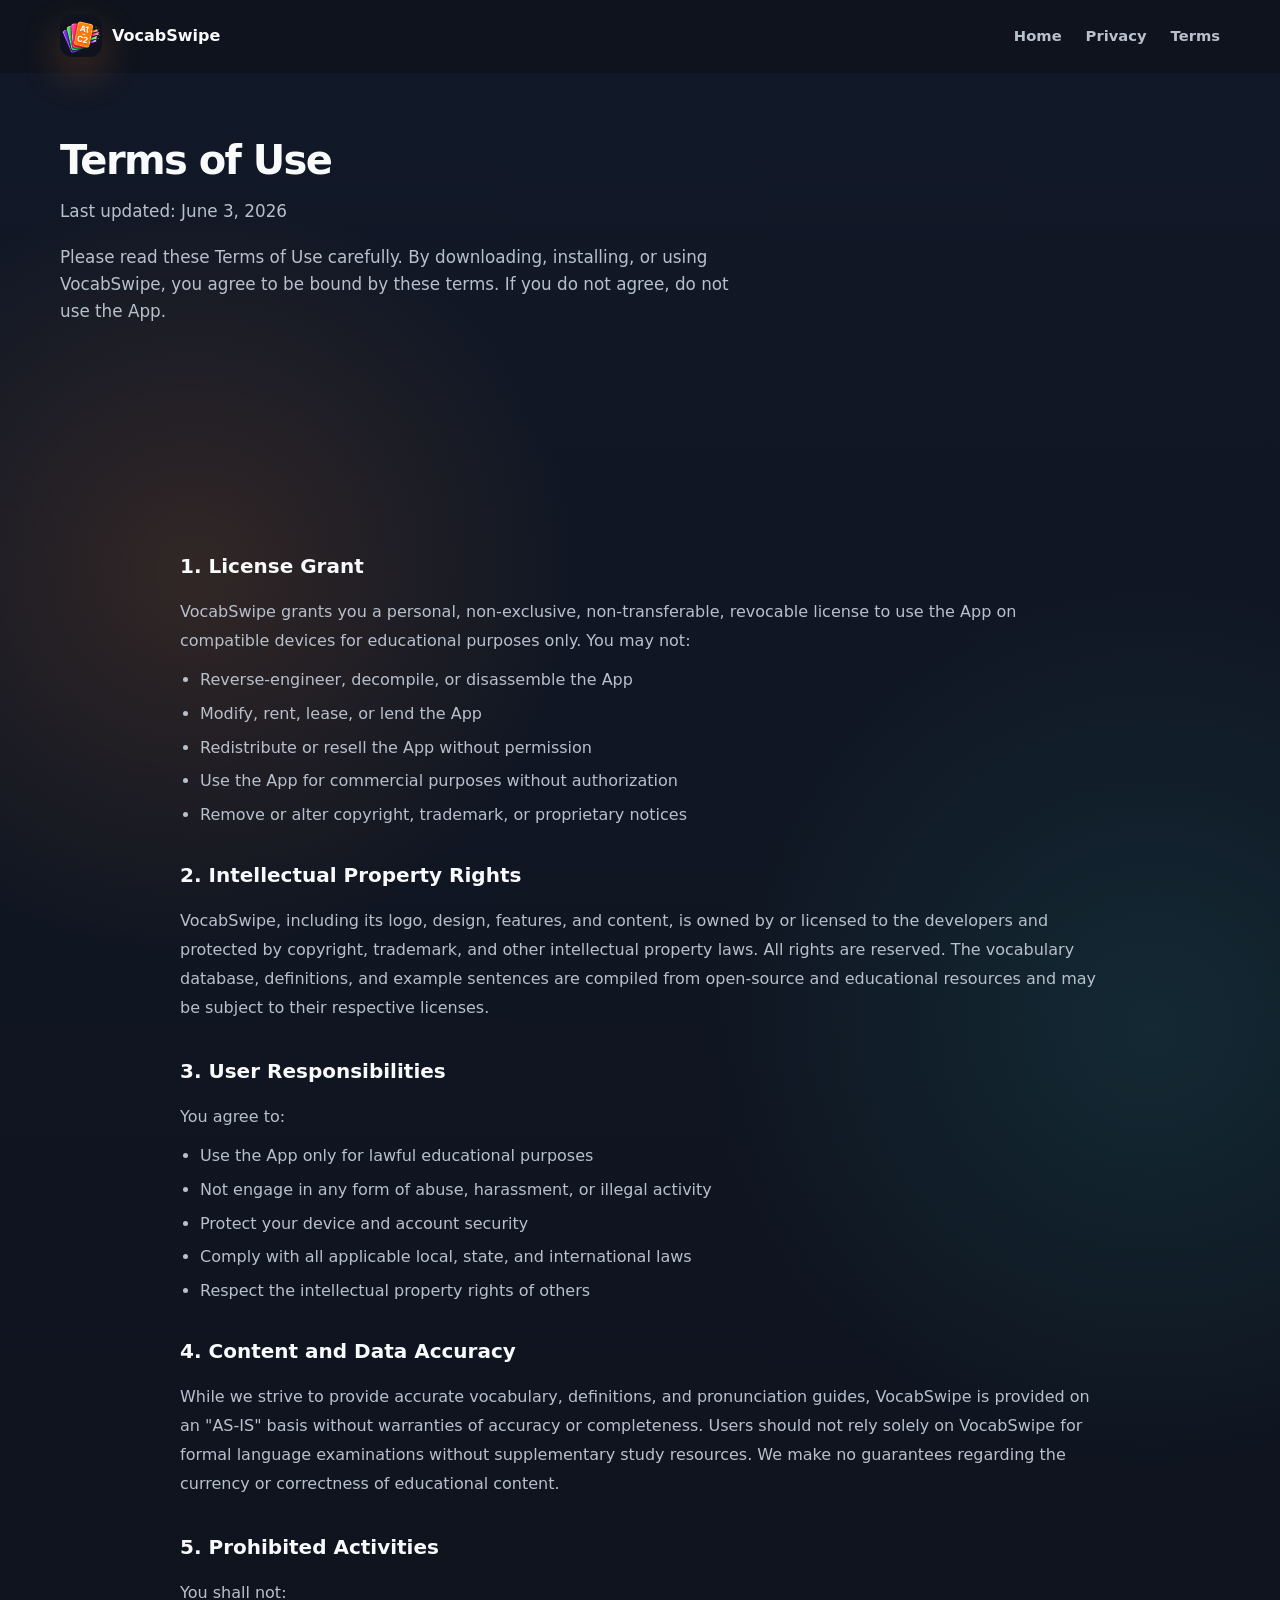
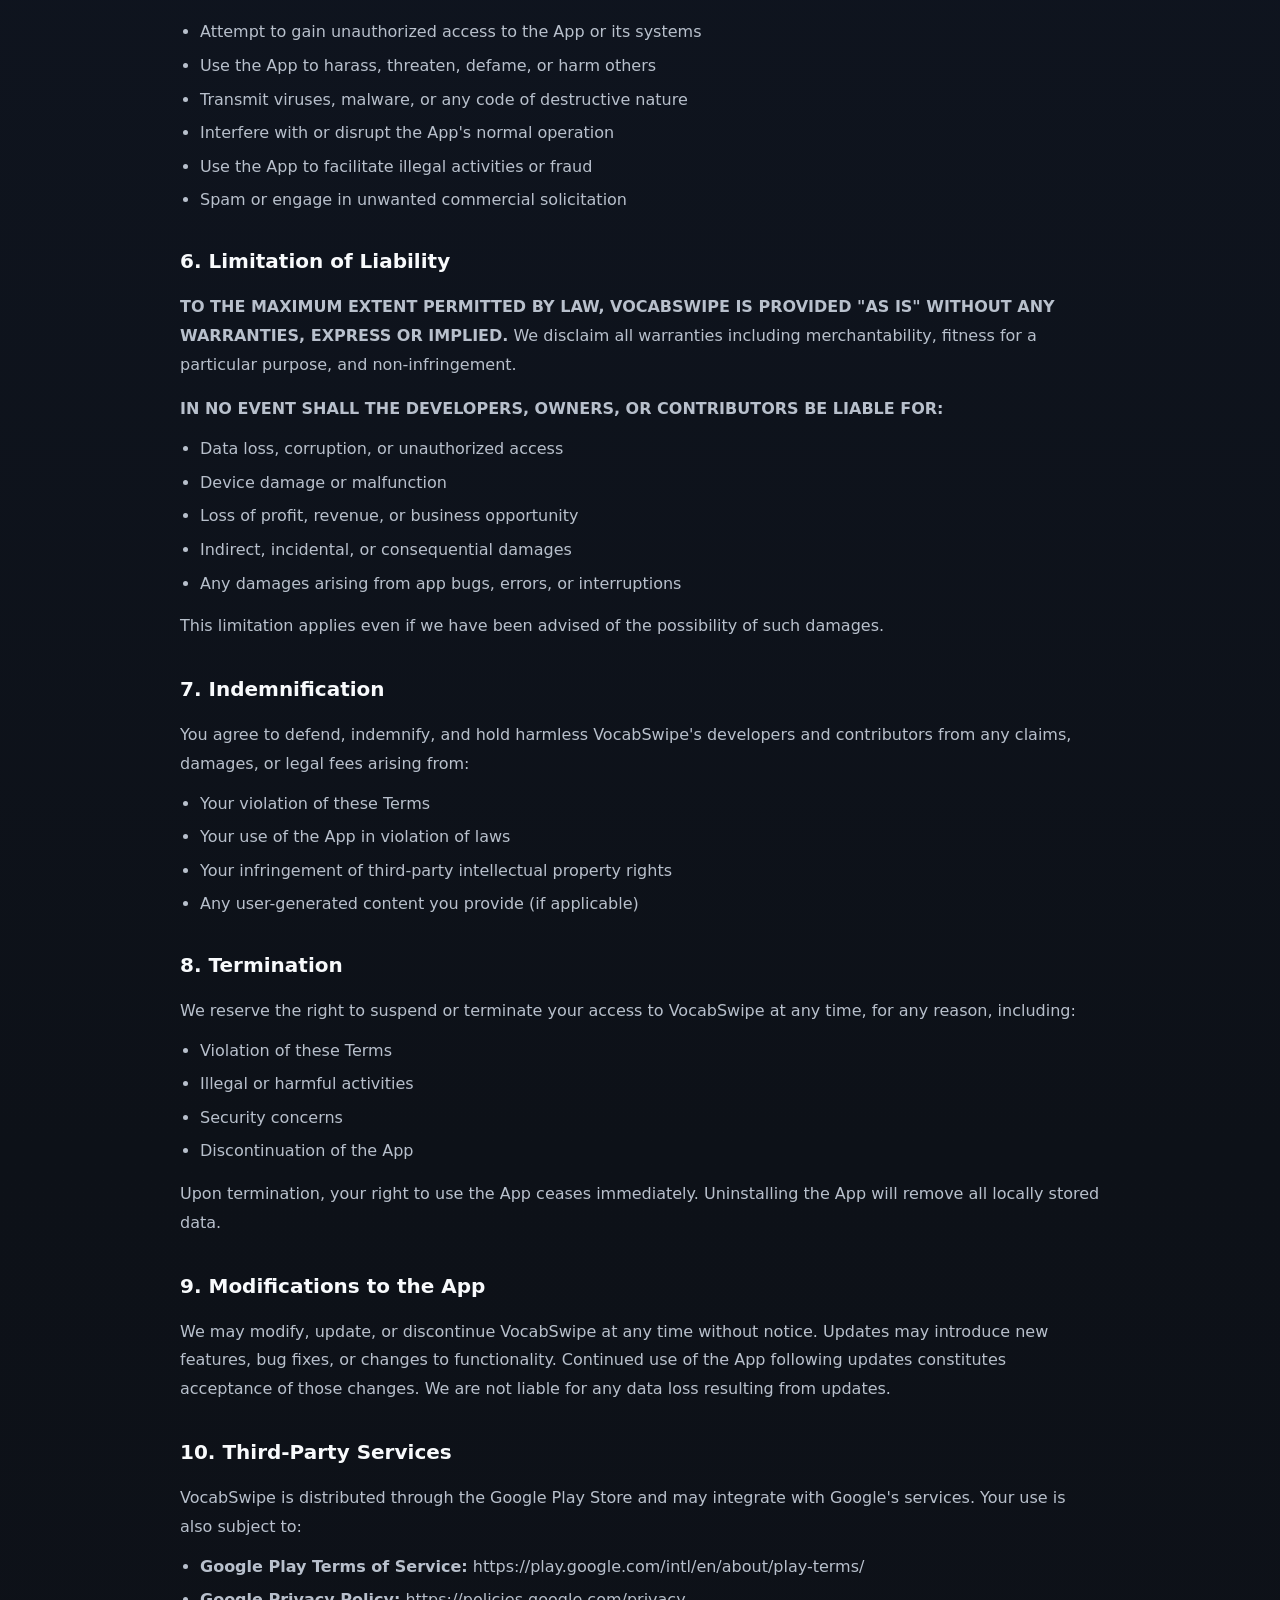
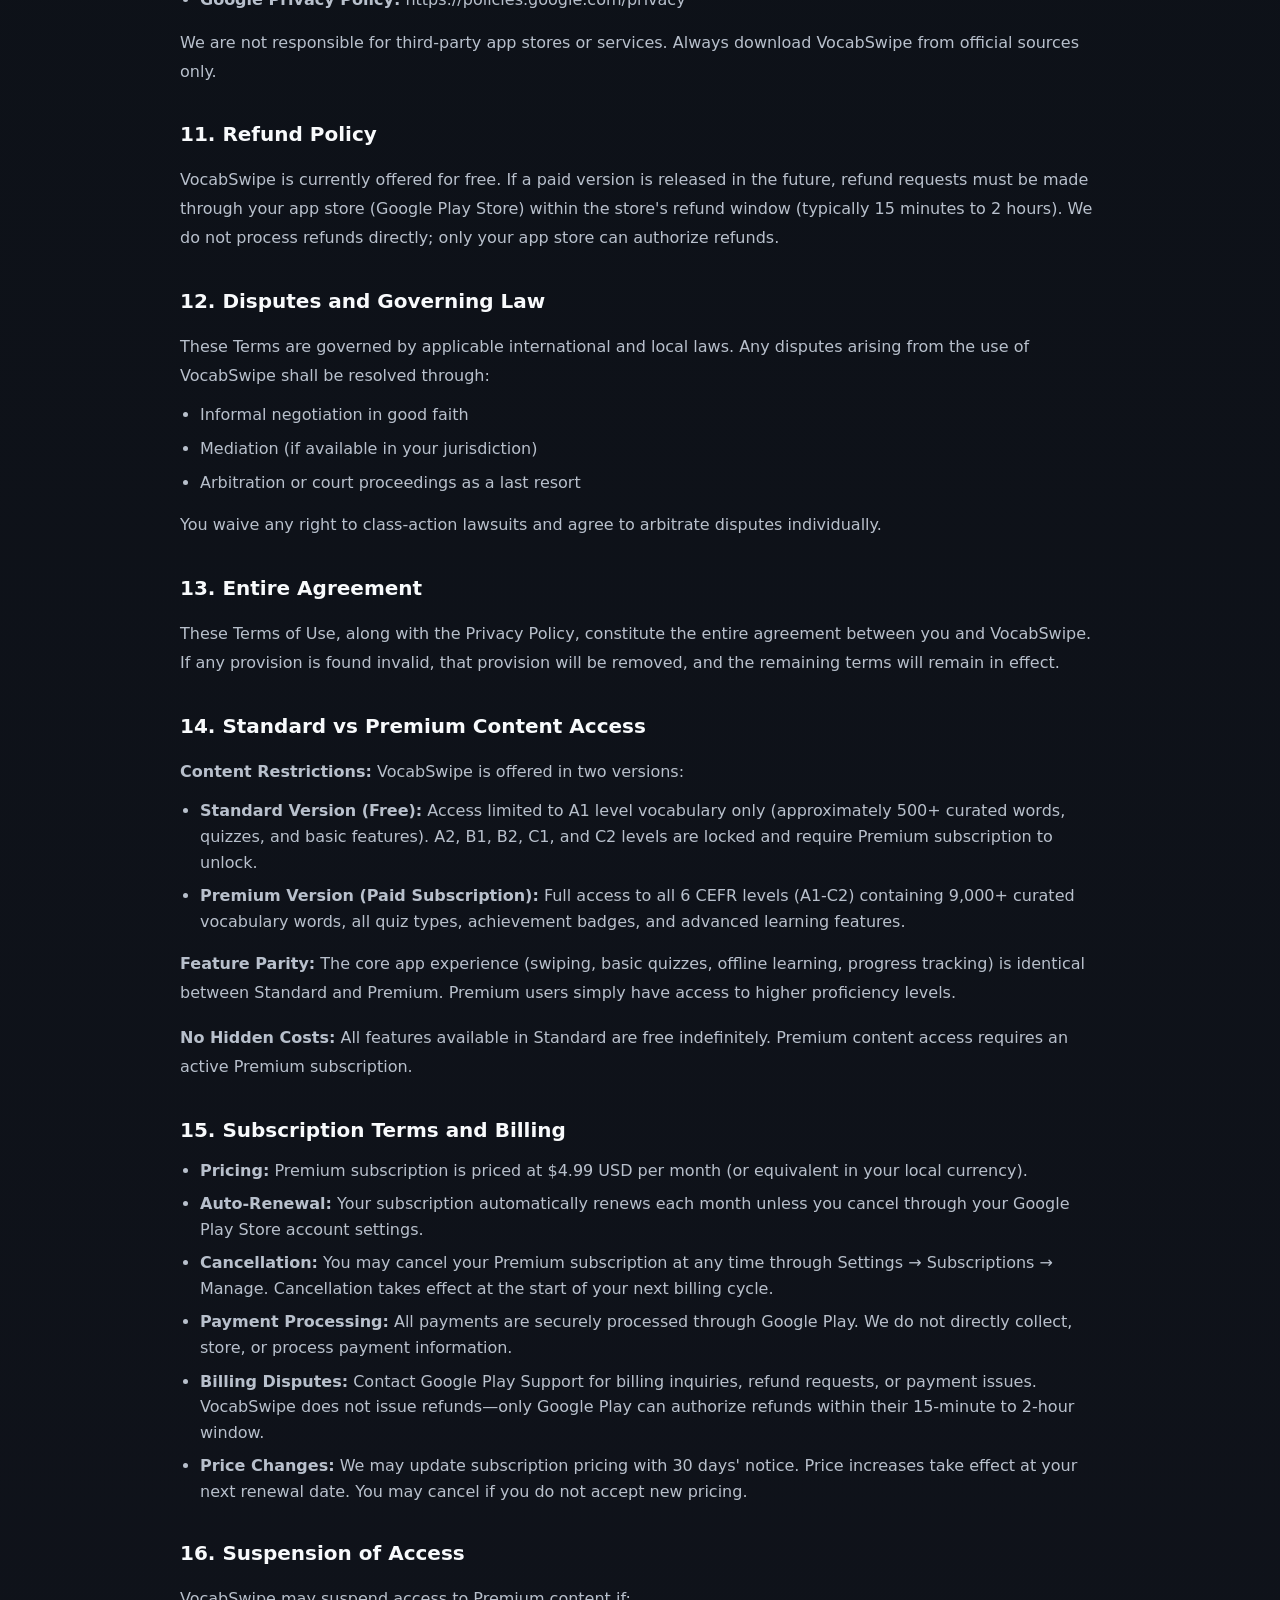
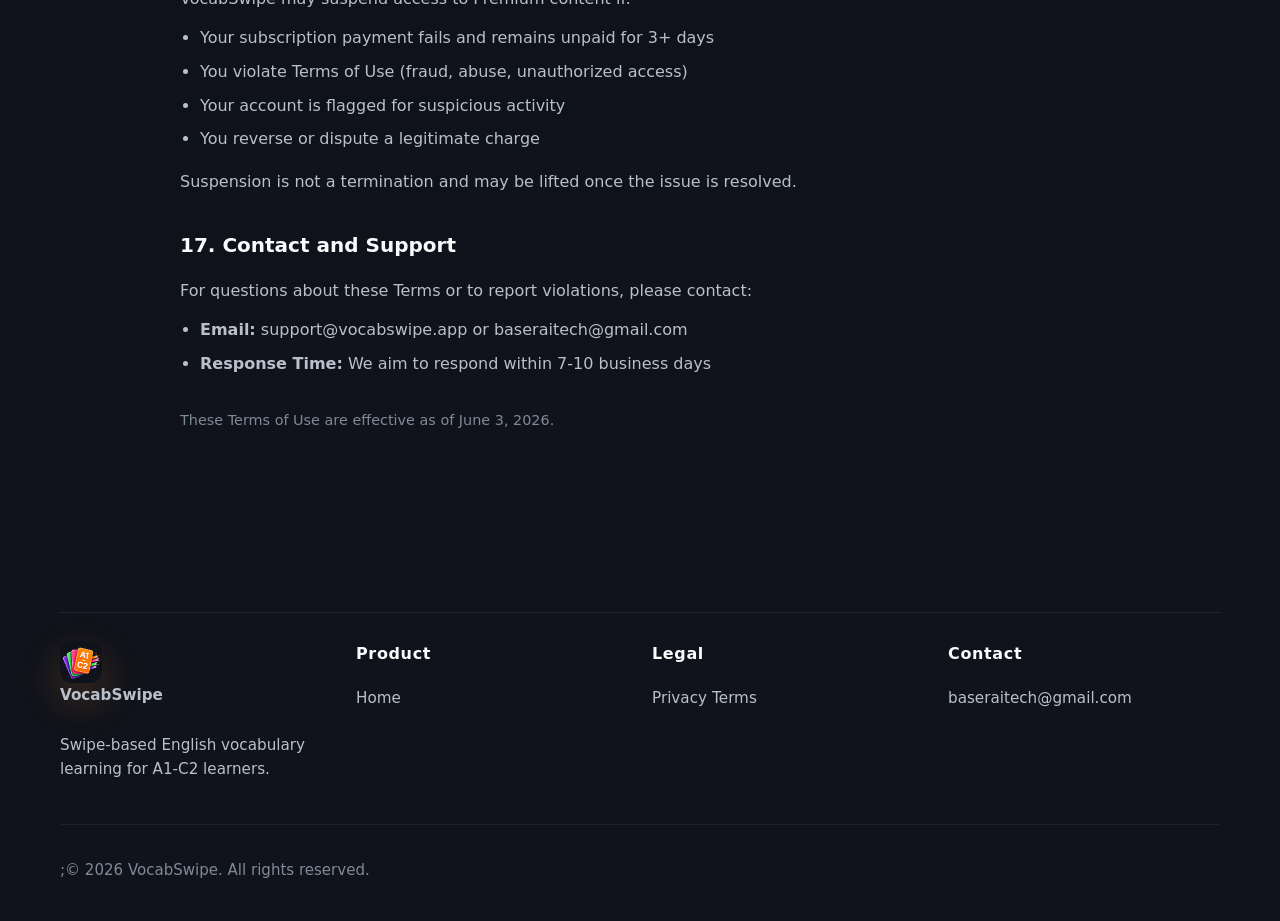
<file: terms.html>
<!DOCTYPE html>
<html lang="en">
<head>
  <meta charset="UTF-8">
  <meta name="viewport" content="width=device-width, initial-scale=1.0">
  <title>Terms of Use | VocabSwipe</title>
  <meta name="description" content="VocabSwipe Terms of Use - Legal agreement for app usage">
  <link rel="stylesheet" href="styles.css">
  <style>
    .legal-container { max-width: 960px; margin: 0 auto; padding: 40px 20px; }
    .legal-section { margin-bottom: 32px; }
    .legal-section h3 { font-size: 1.25rem; margin-top: 24px; margin-bottom: 12px; }
    .legal-section p { line-height: 1.8; margin-bottom: 12px; color: #b8c0cc; }
    .legal-section ul { margin: 12px 0; padding-left: 20px; }
    .legal-section li { margin-bottom: 8px; color: #b8c0cc; }
    .updated-date { color: #7f8a99; font-size: 0.9rem; margin-top: 20px; }
  </style>
</head>
<body>
  <header class="site-header" id="siteHeader">
    <div class="container nav-shell">
      <a class="brand" href="index.html">
        <img src="assets/vocabswipe-newturuncu.png" alt="VocabSwipe logo" class="brand-logo">
        <span>VocabSwipe</span>
      </a>
      <nav class="nav-links" id="navLinks">
        <a href="index.html">Home</a>
        <a href="privacy.html">Privacy</a>
        <a href="terms.html">Terms</a>
      </nav>
      <button class="menu-toggle" id="menuToggle" type="button" aria-label="Open menu" aria-expanded="false" aria-controls="navLinks">
        <span></span>
        <span></span>
        <span></span>
      </button>
    </div>
  </header>

  <main>
    <section class="hero section-band" style="padding-top: 140px; padding-bottom: 60px; min-height: auto;">
      <div class="container">
        <h1 style="font-size: 2.5rem; margin-bottom: 16px;">Terms of Use</h1>
        <p style="font-size: 1.05rem; color: #b8c0cc; max-width: 700px;">Last updated: June 3, 2026</p>
        <p style="font-size: 1.05rem; color: #b8c0cc; max-width: 700px; margin-top: 20px;">Please read these Terms of Use carefully. By downloading, installing, or using VocabSwipe, you agree to be bound by these terms. If you do not agree, do not use the App.</p>
      </div>
    </section>

    <section class="section-block">
      <div class="legal-container">

        <div class="legal-section">
          <h3>1. License Grant</h3>
          <p>VocabSwipe grants you a personal, non-exclusive, non-transferable, revocable license to use the App on compatible devices for educational purposes only. You may not:</p>
          <ul>
            <li>Reverse-engineer, decompile, or disassemble the App</li>
            <li>Modify, rent, lease, or lend the App</li>
            <li>Redistribute or resell the App without permission</li>
            <li>Use the App for commercial purposes without authorization</li>
            <li>Remove or alter copyright, trademark, or proprietary notices</li>
          </ul>
        </div>

        <div class="legal-section">
          <h3>2. Intellectual Property Rights</h3>
          <p>VocabSwipe, including its logo, design, features, and content, is owned by or licensed to the developers and protected by copyright, trademark, and other intellectual property laws. All rights are reserved. The vocabulary database, definitions, and example sentences are compiled from open-source and educational resources and may be subject to their respective licenses.</p>
        </div>

        <div class="legal-section">
          <h3>3. User Responsibilities</h3>
          <p>You agree to:</p>
          <ul>
            <li>Use the App only for lawful educational purposes</li>
            <li>Not engage in any form of abuse, harassment, or illegal activity</li>
            <li>Protect your device and account security</li>
            <li>Comply with all applicable local, state, and international laws</li>
            <li>Respect the intellectual property rights of others</li>
          </ul>
        </div>

        <div class="legal-section">
          <h3>4. Content and Data Accuracy</h3>
          <p>While we strive to provide accurate vocabulary, definitions, and pronunciation guides, VocabSwipe is provided on an "AS-IS" basis without warranties of accuracy or completeness. Users should not rely solely on VocabSwipe for formal language examinations without supplementary study resources. We make no guarantees regarding the currency or correctness of educational content.</p>
        </div>

        <div class="legal-section">
          <h3>5. Prohibited Activities</h3>
          <p>You shall not:</p>
          <ul>
            <li>Attempt to gain unauthorized access to the App or its systems</li>
            <li>Use the App to harass, threaten, defame, or harm others</li>
            <li>Transmit viruses, malware, or any code of destructive nature</li>
            <li>Interfere with or disrupt the App's normal operation</li>
            <li>Use the App to facilitate illegal activities or fraud</li>
            <li>Spam or engage in unwanted commercial solicitation</li>
          </ul>
        </div>

        <div class="legal-section">
          <h3>6. Limitation of Liability</h3>
          <p><strong>TO THE MAXIMUM EXTENT PERMITTED BY LAW, VOCABSWIPE IS PROVIDED "AS IS" WITHOUT ANY WARRANTIES, EXPRESS OR IMPLIED.</strong> We disclaim all warranties including merchantability, fitness for a particular purpose, and non-infringement.</p>
          <p><strong>IN NO EVENT SHALL THE DEVELOPERS, OWNERS, OR CONTRIBUTORS BE LIABLE FOR:</strong></p>
          <ul>
            <li>Data loss, corruption, or unauthorized access</li>
            <li>Device damage or malfunction</li>
            <li>Loss of profit, revenue, or business opportunity</li>
            <li>Indirect, incidental, or consequential damages</li>
            <li>Any damages arising from app bugs, errors, or interruptions</li>
          </ul>
          <p>This limitation applies even if we have been advised of the possibility of such damages.</p>
        </div>

        <div class="legal-section">
          <h3>7. Indemnification</h3>
          <p>You agree to defend, indemnify, and hold harmless VocabSwipe's developers and contributors from any claims, damages, or legal fees arising from:</p>
          <ul>
            <li>Your violation of these Terms</li>
            <li>Your use of the App in violation of laws</li>
            <li>Your infringement of third-party intellectual property rights</li>
            <li>Any user-generated content you provide (if applicable)</li>
          </ul>
        </div>

        <div class="legal-section">
          <h3>8. Termination</h3>
          <p>We reserve the right to suspend or terminate your access to VocabSwipe at any time, for any reason, including:</p>
          <ul>
            <li>Violation of these Terms</li>
            <li>Illegal or harmful activities</li>
            <li>Security concerns</li>
            <li>Discontinuation of the App</li>
          </ul>
          <p>Upon termination, your right to use the App ceases immediately. Uninstalling the App will remove all locally stored data.</p>
        </div>

        <div class="legal-section">
          <h3>9. Modifications to the App</h3>
          <p>We may modify, update, or discontinue VocabSwipe at any time without notice. Updates may introduce new features, bug fixes, or changes to functionality. Continued use of the App following updates constitutes acceptance of those changes. We are not liable for any data loss resulting from updates.</p>
        </div>

        <div class="legal-section">
          <h3>10. Third-Party Services</h3>
          <p>VocabSwipe is distributed through the Google Play Store and may integrate with Google's services. Your use is also subject to:</p>
          <ul>
            <li><strong>Google Play Terms of Service:</strong> https://play.google.com/intl/en/about/play-terms/</li>
            <li><strong>Google Privacy Policy:</strong> https://policies.google.com/privacy</li>
          </ul>
          <p>We are not responsible for third-party app stores or services. Always download VocabSwipe from official sources only.</p>
        </div>

        <div class="legal-section">
          <h3>11. Refund Policy</h3>
          <p>VocabSwipe is currently offered for free. If a paid version is released in the future, refund requests must be made through your app store (Google Play Store) within the store's refund window (typically 15 minutes to 2 hours). We do not process refunds directly; only your app store can authorize refunds.</p>
        </div>

        <div class="legal-section">
          <h3>12. Disputes and Governing Law</h3>
          <p>These Terms are governed by applicable international and local laws. Any disputes arising from the use of VocabSwipe shall be resolved through:</p>
          <ul>
            <li>Informal negotiation in good faith</li>
            <li>Mediation (if available in your jurisdiction)</li>
            <li>Arbitration or court proceedings as a last resort</li>
          </ul>
          <p>You waive any right to class-action lawsuits and agree to arbitrate disputes individually.</p>
        </div>

        <div class="legal-section">
          <h3>13. Entire Agreement</h3>
          <p>These Terms of Use, along with the Privacy Policy, constitute the entire agreement between you and VocabSwipe. If any provision is found invalid, that provision will be removed, and the remaining terms will remain in effect.</p>
        </div>

        <div class="legal-section">
          <h3>14. Standard vs Premium Content Access</h3>
          <p><strong>Content Restrictions:</strong> VocabSwipe is offered in two versions:</p>
          <ul>
            <li><strong>Standard Version (Free):</strong> Access limited to A1 level vocabulary only (approximately 500+ curated words, quizzes, and basic features). A2, B1, B2, C1, and C2 levels are locked and require Premium subscription to unlock.</li>
            <li><strong>Premium Version (Paid Subscription):</strong> Full access to all 6 CEFR levels (A1-C2) containing 9,000+ curated vocabulary words, all quiz types, achievement badges, and advanced learning features.</li>
          </ul>
          <p><strong>Feature Parity:</strong> The core app experience (swiping, basic quizzes, offline learning, progress tracking) is identical between Standard and Premium. Premium users simply have access to higher proficiency levels.</p>
          <p><strong>No Hidden Costs:</strong> All features available in Standard are free indefinitely. Premium content access requires an active Premium subscription.</p>
        </div>

        <div class="legal-section">
          <h3>15. Subscription Terms and Billing</h3>
          <ul>
            <li><strong>Pricing:</strong> Premium subscription is priced at $4.99 USD per month (or equivalent in your local currency).</li>
            <li><strong>Auto-Renewal:</strong> Your subscription automatically renews each month unless you cancel through your Google Play Store account settings.</li>
            <li><strong>Cancellation:</strong> You may cancel your Premium subscription at any time through Settings → Subscriptions → Manage. Cancellation takes effect at the start of your next billing cycle.</li>
            <li><strong>Payment Processing:</strong> All payments are securely processed through Google Play. We do not directly collect, store, or process payment information.</li>
            <li><strong>Billing Disputes:</strong> Contact Google Play Support for billing inquiries, refund requests, or payment issues. VocabSwipe does not issue refunds—only Google Play can authorize refunds within their 15-minute to 2-hour window.</li>
            <li><strong>Price Changes:</strong> We may update subscription pricing with 30 days' notice. Price increases take effect at your next renewal date. You may cancel if you do not accept new pricing.</li>
          </ul>
        </div>

        <div class="legal-section">
          <h3>16. Suspension of Access</h3>
          <p>VocabSwipe may suspend access to Premium content if:</p>
          <ul>
            <li>Your subscription payment fails and remains unpaid for 3+ days</li>
            <li>You violate Terms of Use (fraud, abuse, unauthorized access)</li>
            <li>Your account is flagged for suspicious activity</li>
            <li>You reverse or dispute a legitimate charge</li>
          </ul>
          <p>Suspension is not a termination and may be lifted once the issue is resolved.</p>
        </div>

        <div class="legal-section">
          <h3>17. Contact and Support</h3>
          <p>For questions about these Terms or to report violations, please contact:</p>
          <ul>
            <li><strong>Email:</strong> support@vocabswipe.app or baseraitech@gmail.com</li>
            <li><strong>Response Time:</strong> We aim to respond within 7-10 business days</li>
          </ul>
        </div>

        <p class="updated-date">These Terms of Use are effective as of June 3, 2026.</p>
      </div>
    </section>
  </main>

  <footer class="site-footer">
    <div class="container footer-grid">
      <div>
        <a class="brand" href="index.html">
          <img src="assets/vocabswipe-newturuncu.png" alt="VocabSwipe logo" class="brand-logo">
          <span>VocabSwipe</span>
        </a>
        <p>Swipe-based English vocabulary learning for A1-C2 learners.</p>
      </div>
      <div>
        <h2>Product</h2>
        <a href="index.html">Home</a>
      </div>
      <div>
        <h2>Legal</h2>
        <a href="privacy.html">Privacy</a>
        <a href="terms.html">Terms</a>
      </div>
      <div>
        <h2>Contact</h2>
        <a href="mailto:baseraitech@gmail.com">baseraitech@gmail.com</a>
      </div>
    </div>
    <div class="container copyright">
      <p>;&copy; 2026 VocabSwipe. All rights reserved.</p>
    </div>
  </footer>

  <script defer src="script.js"></script>
</body>
</html>
</file>
<file: styles.css>
﻿:root {
  color-scheme: dark;
  --ink: #f8fafc;
  --muted: #b8c0cc;
  --soft: #7f8a99;
  --line: rgba(255, 255, 255, 0.13);
  --orange: #ff8a32;
  --orange-2: #ffb046;
  --header-h: 72px;
}

*, *::before, *::after {
  box-sizing: border-box;
}

html {
  scroll-behavior: smooth;
  -webkit-text-size-adjust: 100%;
  overflow-x: clip;
}

body {
  margin: 0;
  min-width: 320px;
  font-family: Inter, ui-sans-serif, system-ui, -apple-system, BlinkMacSystemFont, "Segoe UI", sans-serif;
  background: radial-gradient(circle at 15% 10%, rgba(255, 138, 50, 0.14), transparent 24rem), radial-gradient(circle at 90% 18%, rgba(51, 214, 208, 0.1), transparent 28rem), linear-gradient(180deg, #111827 0%, #0d1118 48%, #10131b 100%);
  color: var(--ink);
  line-height: 1.6;
  overflow-x: hidden;
}

body.menu-open {
  overflow: hidden;
}

img, svg {
  display: block;
}

img {
  max-width: 100%;
}

a {
  color: inherit;
  text-decoration: none;
}

button {
  border: 0;
  font: inherit;
}

.container {
  width: min(1160px, calc(100% - 32px));
  margin-inline: auto;
}

.site-header {
  position: fixed;
  inset: 0 0 auto;
  z-index: 50;
  border-bottom: 1px solid transparent;
  background: rgba(16, 19, 27, 0.72);
  backdrop-filter: blur(18px);
  -webkit-backdrop-filter: blur(18px);
  transition: background 180ms ease, border-color 180ms ease, box-shadow 180ms ease;
}

.site-header.is-scrolled {
  border-color: var(--line);
  background: rgba(16, 19, 27, 0.92);
  box-shadow: 0 10px 40px rgba(0, 0, 0, 0.22);
}

.nav-shell {
  min-height: var(--header-h);
  display: flex;
  align-items: center;
  justify-content: space-between;
  gap: 20px;
}

.brand {
  display: inline-flex;
  align-items: center;
  gap: 10px;
  min-width: max-content;
  font-weight: 900;
}

.brand-logo {
  width: 42px;
  height: 42px;
  border-radius: 12px;
  object-fit: cover;
  box-shadow: 0 16px 40px rgba(255, 138, 50, 0.24);
}

.nav-links {
  display: flex;
  align-items: center;
  justify-content: center;
  gap: 24px;
  color: var(--muted);
  font-size: 0.92rem;
  font-weight: 700;
}

.nav-links a, .site-footer a {
  transition: color 160ms ease, transform 160ms ease;
}

.nav-links a:hover, .site-footer a:hover {
  color: var(--orange-2);
}

.header-actions {
  display: flex;
  align-items: center;
  gap: 12px;
}

.btn, .header-cta {
  display: inline-flex;
  align-items: center;
  justify-content: center;
  gap: 10px;
  min-height: 42px;
  padding: 0 20px;
  border-radius: 999px;
  font-weight: 700;
  transition: transform 180ms ease, box-shadow 180ms ease, background 180ms ease, color 180ms ease;
}

.btn-primary, .header-cta {
  color: #170c05;
  background: linear-gradient(135deg, var(--orange), var(--orange-2));
  box-shadow: 0 18px 40px rgba(255, 138, 50, 0.22);
}

.btn-primary:hover, .header-cta:hover {
  transform: translateY(-1px);
}

.btn-ghost {
  color: var(--ink);
  background: rgba(255, 255, 255, 0.06);
  border: 1px solid rgba(255, 255, 255, 0.1);
}

.btn-ghost:hover {
  background: rgba(255, 255, 255, 0.12);
}

.menu-toggle {
  display: none;
  width: 46px;
  height: 46px;
  border-radius: 16px;
  background: rgba(255, 255, 255, 0.08);
  color: var(--ink);
  cursor: pointer;
  padding: 0;
  align-items: center;
  justify-content: center;
  flex-direction: column;
  gap: 6px;
}

.menu-toggle span {
  width: 22px;
  height: 2px;
  border-radius: 999px;
  background: currentColor;
  transition: transform 180ms ease, opacity 180ms ease;
}

.menu-toggle.is-open span:nth-child(1) {
  transform: translateY(6px) rotate(45deg);
}

.menu-toggle.is-open span:nth-child(2) {
  opacity: 0;
}

.menu-toggle.is-open span:nth-child(3) {
  transform: translateY(-6px) rotate(-45deg);
}

.section-band, .section-block {
  position: relative;
}

.section-band {
  padding: 96px 0 72px;
}

.section-block {
  padding: 84px 0;
}

.hero {
  padding-top: calc(var(--header-h) + 72px);
  min-height: 100svh;
  display: flex;
  align-items: center;
}

.hero-background {
  position: absolute;
  inset: -16% -10% 0;
  background: radial-gradient(circle at 25% 25%, rgba(255, 138, 50, 0.16), transparent 28%);
  filter: blur(45px);
  pointer-events: none;
}

.hero-grid {
  position: relative;
  display: grid;
  grid-template-columns: minmax(0, 1.05fr) minmax(320px, 0.95fr);
  align-items: center;
  gap: 40px;
}

.hero-copy {
  max-width: 620px;
}

.kicker {
  margin: 0 0 18px;
  color: var(--orange-2);
  font-size: 0.78rem;
  font-weight: 900;
  letter-spacing: 0.16em;
  text-transform: uppercase;
}

.hero h1, .section-heading h2, .cta-panel h2 {
  margin: 0;
  letter-spacing: -0.04em;
  line-height: 1.02;
}

.hero h1 {
  font-size: clamp(3.2rem, 5vw, 5.25rem);
  font-weight: 900;
  max-width: 620px;
}

.hero-lead {
  margin: 24px 0 0;
  max-width: 590px;
  color: var(--muted);
  font-size: 1.05rem;
}

.hero-actions {
  display: flex;
  flex-wrap: wrap;
  gap: 14px;
  margin-top: 32px;
}

.metric-row {
  display: grid;
  grid-template-columns: repeat(3, minmax(0, 1fr));
  gap: 18px;
  margin-top: 42px;
}

.metric-row div {
  display: grid;
  gap: 6px;
}

.metric-row strong {
  font-size: 1.1rem;
  font-weight: 800;
}

.metric-row span {
  color: var(--soft);
  font-size: 0.95rem;
}

.hero-stage {
  position: relative;
  min-height: 560px;
  display: flex;
  align-items: center;
  justify-content: center;
}

.phone-stack {
  position: relative;
  width: min(420px, 100%);
  aspect-ratio: 0.68;
}

.phone-card {
  position: absolute;
  inset: 0;
  border-radius: 42px;
  overflow: hidden;
  background: rgba(255, 255, 255, 0.04);
  box-shadow: 0 20px 80px rgba(0, 0, 0, 0.24);
  border: 1px solid rgba(255, 255, 255, 0.08);
  transform-origin: center center;
}

.phone-card img {
  width: 100%;
  height: 100%;
  object-fit: cover;
}

.phone-large {
  transform: translateY(0px) rotate(-0.5deg);
  z-index: 2;
}

.phone-left {
  width: 88%;
  height: 88%;
  left: -8%;
  top: 6%;
  transform: rotate(-8deg);
  z-index: 1;
}

.phone-right {
  width: 84%;
  height: 84%;
  right: -6%;
  top: 10%;
  transform: rotate(10deg);
  z-index: 0;
}

.feature-strip {
  padding: 44px 0 44px;
  border-block: 1px solid var(--line);
  background: rgba(255, 255, 255, 0.045);
}

.strip-grid {
  display: grid;
  grid-template-columns: repeat(4, 1fr);
  gap: 18px;
}

.strip-grid article {
  display: grid;
  gap: 8px;
  padding: 20px 22px;
  border-radius: 24px;
  background: rgba(255, 255, 255, 0.05);
}

.strip-grid strong {
  font-size: 1.05rem;
  font-weight: 900;
}

.strip-grid p {
  margin: 0;
  color: var(--muted);
  font-size: 0.96rem;
}

.section-heading {
  max-width: 680px;
  margin-bottom: 36px;
}

.section-heading.left {
  margin-inline-start: 0;
}

.section-heading h2 {
  font-size: clamp(2rem, 3vw, 3rem);
  font-weight: 800;
  margin-top: 14px;
}

.section-heading p {
  margin-top: 18px;
  color: var(--muted);
  font-size: 1rem;
  max-width: 620px;
}

.feature-grid {
  display: grid;
  grid-template-columns: repeat(3, minmax(0, 1fr));
  gap: 24px;
}

.feature-card {
  padding: 32px;
  border-radius: 28px;
  background: rgba(255, 255, 255, 0.04);
  border: 1px solid rgba(255, 255, 255, 0.08);
  box-shadow: 0 24px 55px rgba(0, 0, 0, 0.12);
  transition: transform 220ms ease, border-color 220ms ease;
}

.feature-card:hover {
  transform: translateY(-6px);
  border-color: rgba(255, 138, 50, 0.22);
}

.icon-badge {
  width: 56px;
  height: 56px;
  display: grid;
  place-items: center;
  border-radius: 18px;
  background: rgba(255, 255, 255, 0.08);
  margin-bottom: 20px;
}

.icon-badge span, .icon-badge svg {
  width: 22px;
  height: 22px;
  color: var(--ink);
}

.icon-badge.green { background: rgba(48, 214, 157, 0.15); }
.icon-badge.blue { background: rgba(90, 176, 255, 0.16); }
.icon-badge.pink { background: rgba(255, 111, 145, 0.14); }
.icon-badge.teal { background: rgba(51, 214, 208, 0.16); }
.icon-badge.amber { background: rgba(255, 209, 102, 0.14); }
.icon-badge.orange { background: rgba(255, 138, 50, 0.14); }

.feature-card h3 {
  margin: 0 0 14px;
  font-size: 1.15rem;
}

.feature-card p {
  margin: 0;
  color: var(--muted);
}

.screens-section {
  padding-top: 88px;
}

.screen-rail {
  display: grid;
  grid-template-columns: repeat(3, minmax(0, 1fr));
  gap: 22px;
}

.screen-card {
  border-radius: 28px;
  overflow: hidden;
  background: rgba(255, 255, 255, 0.06);
  border: 1px solid rgba(255, 255, 255, 0.08);
  box-shadow: 0 20px 55px rgba(0, 0, 0, 0.16);
  transition: transform 220ms ease, border-color 220ms ease;
}

.screen-card:hover {
  transform: translateY(-6px);
  border-color: rgba(255, 255, 255, 0.18);
}

.screen-card img {
  width: 100%;
  aspect-ratio: 9 / 16;
  object-fit: cover;
}

.screen-card span {
  display: block;
  padding: 16px 18px;
  color: var(--ink);
  font-weight: 700;
}

.level-grid {
  display: grid;
  grid-template-columns: 1.1fr 1fr;
  gap: 28px;
  align-items: center;
}

.level-board {
  display: grid;
  grid-template-columns: repeat(2, minmax(0, 1fr));
  gap: 18px;
  padding: 28px;
  border-radius: 28px;
  background: rgba(255, 255, 255, 0.04);
  border: 1px solid rgba(255, 255, 255, 0.08);
}

.level-board div {
  padding: 24px 20px;
  border-radius: 20px;
  background: rgba(255, 255, 255, 0.05);
}

.level-board strong {
  display: block;
  font-size: 1.3rem;
  margin-bottom: 8px;
}

.level-board span {
  color: var(--muted);
}

.workflow-grid {
  display: grid;
  grid-template-columns: repeat(4, minmax(0, 1fr));
  gap: 22px;
}

.workflow-step {
  padding: 28px;
  border-radius: 28px;
  background: rgba(255, 255, 255, 0.04);
  border: 1px solid rgba(255, 255, 255, 0.08);
  transition: transform 220ms ease, border-color 220ms ease;
}

.workflow-step:hover {
  transform: translateY(-6px);
  border-color: rgba(255, 138, 50, 0.22);
}

.workflow-step span {
  display: inline-flex;
  width: 44px;
  height: 44px;
  border-radius: 18px;
  align-items: center;
  justify-content: center;
  background: rgba(255, 138, 50, 0.14);
  color: var(--orange-2);
  font-weight: 900;
  margin-bottom: 18px;
}

.workflow-step h3 {
  margin: 0 0 10px;
}

.workflow-step p {
  margin: 0;
  color: var(--muted);
}

.cta-panel {
  padding: 38px 34px;
  border-radius: 32px;
  display: grid;
  grid-template-columns: 1fr auto;
  align-items: center;
  gap: 24px;
  background: linear-gradient(180deg, rgba(255, 255, 255, 0.08), rgba(255, 255, 255, 0.04));
  border: 1px solid rgba(255, 255, 255, 0.08);
  box-shadow: 0 28px 90px rgba(0, 0, 0, 0.18);
}

.cta-panel h2 {
  font-size: clamp(2rem, 3vw, 2.8rem);
  margin: 10px 0 0;
}

.cta-logo {
  width: 52px;
  height: 52px;
  margin-bottom: 18px;
}

.site-footer {
  padding: 42px 0 24px;
}

.footer-grid {
  display: grid;
  grid-template-columns: repeat(4, minmax(0, 1fr));
  gap: 24px;
  border-top: 1px solid rgba(255, 255, 255, 0.08);
  padding-top: 28px;
}

.footer-grid h2 {
  margin: 0 0 18px;
  font-size: 1rem;
  letter-spacing: 0.04em;
}

.footer-grid p, .footer-grid a {
  color: var(--muted);
  font-size: 0.95rem;
}

.footer-grid a {
  display: inline-block;
  margin-bottom: 10px;
}

.copyright {
  margin-top: 28px;
  padding-top: 18px;
  border-top: 1px solid rgba(255, 255, 255, 0.06);
  color: var(--soft);
  font-size: 0.94rem;
}

.pricing-grid {
  display: grid;
  grid-template-columns: repeat(2, minmax(0, 1fr));
  gap: 28px;
  margin-bottom: 60px;
}

.pricing-card {
  padding: 36px;
  border-radius: 28px;
  background: rgba(255, 255, 255, 0.04);
  border: 1px solid rgba(255, 255, 255, 0.08);
  box-shadow: 0 24px 55px rgba(0, 0, 0, 0.12);
  transition: transform 220ms ease, border-color 220ms ease, box-shadow 220ms ease;
  display: flex;
  flex-direction: column;
  position: relative;
}

.pricing-card:hover {
  transform: translateY(-8px);
  border-color: rgba(255, 138, 50, 0.22);
  box-shadow: 0 32px 80px rgba(0, 0, 0, 0.18);
}

.pricing-card.premium {
  border: 2px solid rgba(255, 138, 50, 0.3);
  background: linear-gradient(135deg, rgba(255, 138, 50, 0.05), rgba(255, 176, 70, 0.03));
}

.pricing-badge {
  display: inline-block;
  padding: 6px 16px;
  border-radius: 999px;
  background: rgba(255, 255, 255, 0.08);
  color: var(--muted);
  font-size: 0.8rem;
  font-weight: 900;
  letter-spacing: 0.12em;
  text-transform: uppercase;
  width: fit-content;
  margin-bottom: 20px;
}

.pricing-badge.premium-badge {
  background: rgba(255, 138, 50, 0.18);
  color: var(--orange-2);
}

.pricing-card h3 {
  margin: 0 0 12px;
  font-size: 1.8rem;
  font-weight: 900;
}

.price-tag {
  margin: 16px 0 8px;
  display: flex;
  align-items: baseline;
  gap: 6px;
}

.price-tag strong {
  font-size: 3rem;
  font-weight: 900;
}

.price-tag span {
  color: var(--muted);
  font-size: 0.95rem;
}

.pricing-description {
  margin: 0 0 20px;
  color: var(--muted);
  font-size: 0.95rem;
}

.pricing-card .btn {
  margin-bottom: 28px;
  width: 100%;
}

.pricing-features {
  list-style: none;
  margin: 0;
  padding: 0;
  display: flex;
  flex-direction: column;
  gap: 14px;
}

.pricing-features li {
  display: flex;
  align-items: flex-start;
  gap: 12px;
  color: var(--muted);
  font-size: 0.95rem;
}

.pricing-features li strong {
  flex-shrink: 0;
  color: var(--orange-2);
  width: 18px;
}

.pricing-features li.limited {
  color: var(--soft);
  opacity: 0.7;
}

.pricing-features li.limited strong {
  color: var(--soft);
}

.pricing-faq {
  max-width: 800px;
  margin: 0 auto;
}

.pricing-faq h3 {
  font-size: 1.5rem;
  margin-bottom: 28px;
  text-align: center;
}

.pricing-faq dl {
  display: grid;
  gap: 24px;
}

.pricing-faq dt {
  font-weight: 700;
  color: var(--ink);
  margin-bottom: 8px;
}

.pricing-faq dd {
  margin: 0;
  color: var(--muted);
  line-height: 1.7;
}

.reveal {
  opacity: 0;
  transform: translateY(18px);
  transition: opacity 600ms ease, transform 600ms ease;
}

.reveal.is-visible {
  opacity: 1;
  transform: translateY(0);
}

@media (max-width: 1024px) {
  .feature-grid, .screen-rail, .workflow-grid, .level-board, .pricing-grid {
    grid-template-columns: repeat(2, minmax(0, 1fr));
  }

  .hero-grid {
    grid-template-columns: 1fr;
  }

  .hero-stage {
    min-height: 520px;
  }
}

@media (max-width: 760px) {
  .nav-links {
    position: fixed;
    inset: var(--header-h) 0 0;
    z-index: 49;
    flex-direction: column;
    align-items: stretch;
    background: rgba(16, 19, 27, 0.98);
    padding: 24px 20px;
    gap: 18px;
    transform: translateY(-110%);
    transition: transform 220ms ease;
  }

  .nav-links.is-open {
    transform: translateY(0);
  }

  .menu-toggle {
    display: inline-flex;
  }

  .header-actions {
    gap: 10px;
  }

  .hero {
    padding-top: calc(var(--header-h) + 24px);
  }

  .metric-row,
  .strip-grid,
  .feature-grid,
  .screen-rail,
  .workflow-grid,
  .level-grid,
  .pricing-grid {
    grid-template-columns: 1fr;
  }

  .metric-row {
    gap: 14px;
  }

  .hero h1 {
    font-size: clamp(2.7rem, 9vw, 3.75rem);
  }

  .hero-copy {
    margin-bottom: 36px;
  }

  .phone-left,
  .phone-right {
    display: none;
  }

  .hero-stage {
    min-height: 420px;
  }

  .cta-panel {
    grid-template-columns: 1fr;
    text-align: center;
  }

  .pricing-card {
    padding: 28px;
  }

  .price-tag strong {
    font-size: 2.2rem;
  }
}

@media (prefers-reduced-motion: reduce) {
  *, *::before, *::after {
    scroll-behavior: auto;
    animation: none !important;
    transition: none !important;
  }
}
</file>
